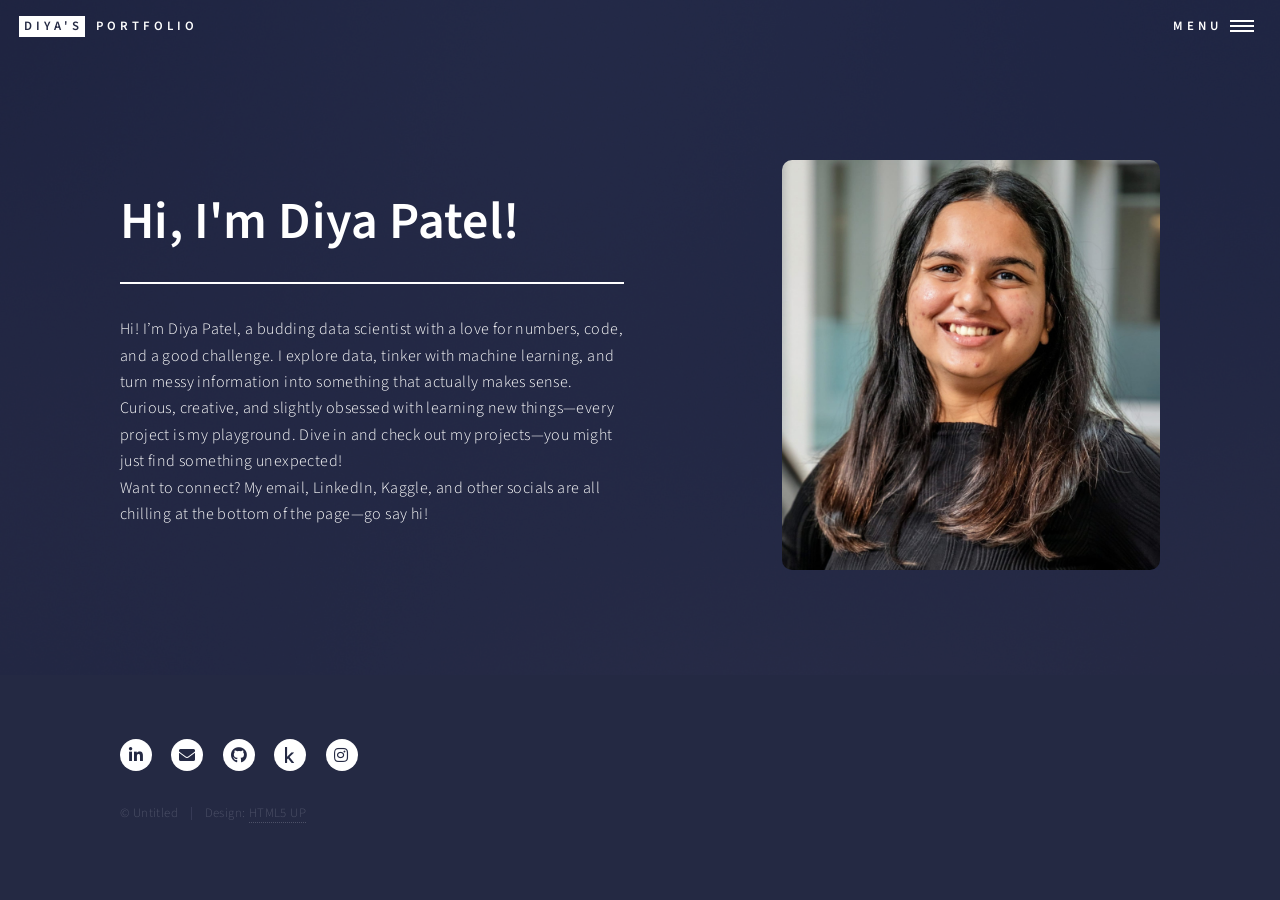
<file: index.html>
<!DOCTYPE HTML>
<!--
	Forty by HTML5 UP
	html5up.net | @ajlkn
	Free for personal and commercial use under the CCA 3.0 license (html5up.net/license)
	Introduction page for my portfolio website
-->
<html>
	<head>
		<title>Diya's Portfolio</title>
		<meta charset="utf-8" />
		<meta name="viewport" content="width=device-width, initial-scale=1, user-scalable=no" />
		<link rel="stylesheet" href="assets/css/main.css" />
		<noscript><link rel="stylesheet" href="assets/css/noscript.css" /></noscript>
	</head>
	<body class="is-preload">

		<!-- Wrapper -->
			<div id="wrapper">

				<!-- Header -->
					<header id="header" class="alt">
						<a href="index.html" class="logo"><strong>Diya's</strong> <span>Portfolio</span></a>
						<nav>
							<a href="#menu">Menu</a>
						</nav>
					</header>

				<!-- Menu -->
					<nav id="menu">
						<ul class="links">
							<li><a href="index.html">About me</a></li>
							<li><a href="landing.html">Portfolio Projects</a></li>
							<li><a href="generic.html">Fun Projects</a></li>
							<!-- <li><a href="elements.html">Elements</a></li> -->
						</ul>
					</nav>


				<!-- Banner -->
					<!-- <section id="banner" class="major">
						<div class="inner">
							<header class="major">
								<h1>Hi, I'm Diya Patel!</h1>
							</header> -->
							<!-- <div class="content">
								<p>I'm an aspiring data scientit and a machine learning enthusiast. Solving problems using data and tech is what drives me.</p> -->
								<!-- <ul class="actions">
									<li><a href="#one" class="button next scrolly">Get Started</a></li>
								</ul> -->
								<!-- <span class="image profile">
							    <img src="images/profile_pic.jpg" alt="Diya Patel" />
							    </span>
							</div> -->
							<!-- <div class="content banner-split"> -->
						  <!-- LEFT: Text -->
						  <!-- <div class="banner-text">
						    <p>
						      I'm an aspiring data scientist and a machine learning enthusiast.
						      Solving problems using data and tech is what drives me.
						    </p>
						  </div> -->

						  <!-- RIGHT: Image -->
						  <!-- <div class="banner-photo">
						    <span class="image profile">
						      <img src="images/profile_pic.jpg" alt="Diya Patel" />
						    </span>
						  </div>
						</div>
 -->
 					<!-- Banner modified to add profile photo -->
 					<section id="banner" class="major">
				    <div class="inner" style="display: flex; align-items: center; justify-content: space-between; gap: 2rem;">
				        <!-- Left side: text -->
				        <div class="banner-text" style="flex: 1;">
				            <header class="major">
				                <h1>Hi, I'm Diya Patel!</h1>
				            </header>
				            <p>Hi! I’m Diya Patel, a budding data scientist with a love for numbers, code, and a good challenge.
							I explore data, tinker with machine learning, and turn messy information into something that actually makes sense.
							Curious, creative, and slightly obsessed with learning new things—every project is my playground.
							Dive in and check out my projects—you might just find something unexpected!<br>
							Want to connect? My email, LinkedIn, Kaggle, and other socials are all chilling at the bottom of the page—go say hi!</p>
				        </div>

				        <!-- Right side: photo -->
				        <div class="banner-image" style="flex: 1; text-align: right;">
				            <img src="images/profile_pic.jpg" alt="Diya Patel" style="max-width: 75%; height: auto; border-radius: 10px;">
				        </div>
  						
						</div>
					</section>
 
			<!-- Main -->
					<!-- <div id="main"> -->

						<!-- One -->
							<!-- <section id="one" class="tiles">
								<article>
									<span class="image">
										<img src="images/pic01.jpg" alt="" />
									</span>
									<header class="major">
										<h3><a href="landing.html" class="link">Aliquam</a></h3>
										<p>Ipsum dolor sit amet</p>
									</header>
								</article>
								<article>
									<span class="image">
										<img src="images/pic02.jpg" alt="" />
									</span>
									<header class="major">
										<h3><a href="landing.html" class="link">Tempus</a></h3>
										<p>feugiat amet tempus</p>
									</header>
								</article>
								<article>
									<span class="image">
										<img src="images/pic03.jpg" alt="" />
									</span>
									<header class="major">
										<h3><a href="landing.html" class="link">Magna</a></h3>
										<p>Lorem etiam nullam</p>
									</header>
								</article>
								<article>
									<span class="image">
										<img src="images/pic04.jpg" alt="" />
									</span>
									<header class="major">
										<h3><a href="landing.html" class="link">Ipsum</a></h3>
										<p>Nisl sed aliquam</p>
									</header>
								</article>
								<article>
									<span class="image">
										<img src="images/pic05.jpg" alt="" />
									</span>
									<header class="major">
										<h3><a href="landing.html" class="link">Consequat</a></h3>
										<p>Ipsum dolor sit amet</p>
									</header>
								</article>
								<article>
									<span class="image">
										<img src="images/pic06.jpg" alt="" />
									</span>
									<header class="major">
										<h3><a href="landing.html" class="link">Etiam</a></h3>
										<p>Feugiat amet tempus</p>
									</header>
								</article>
							</section> -->

						<!-- Two -->
							<!-- section id="two">
								<div class="inner">
									<header class="major">
										<h2>Massa libero</h2>
									</header>
									<p>Nullam et orci eu lorem consequat tincidunt vivamus et sagittis libero. Mauris aliquet magna magna sed nunc rhoncus pharetra. Pellentesque condimentum sem. In efficitur ligula tate urna. Maecenas laoreet massa vel lacinia pellentesque lorem ipsum dolor. Nullam et orci eu lorem consequat tincidunt. Vivamus et sagittis libero. Mauris aliquet magna magna sed nunc rhoncus amet pharetra et feugiat tempus.</p>
									<ul class="actions">
										<li><a href="landing.html" class="button next">Get Started</a></li>
									</ul>
								</div>
							</section>

					</div>
 -->
				<!-- Contact -->
					<!-- <section id="contact">
						<div class="inner">
							<section>
								<form method="post" action="#">
									<div class="fields">
										<div class="field half">
											<label for="name">Name</label>
											<input type="text" name="name" id="name" />
										</div>
										<div class="field half">
											<label for="email">Email</label>
											<input type="text" name="email" id="email" />
										</div>
										<div class="field">
											<label for="message">Message</label>
											<textarea name="message" id="message" rows="6"></textarea>
										</div>
									</div>
									<ul class="actions">
										<li><input type="submit" value="Send Message" class="primary" /></li>
										<li><input type="reset" value="Clear" /></li>
									</ul>
								</form>
							</section>
							<section class="split">
								<section>
									<div class="contact-method">
										<span class="icon solid alt fa-envelope"></span>
										<h3>Email</h3>
										<a href="#">information@untitled.tld</a>
									</div>
								</section>
								<section>
									<div class="contact-method">
										<span class="icon solid alt fa-phone"></span>
										<h3>Phone</h3>
										<span>(000) 000-0000 x12387</span>
									</div>
								</section>
								<section>
									<div class="contact-method">
										<span class="icon solid alt fa-home"></span>
										<h3>Address</h3>
										<span>1234 Somewhere Road #5432<br />
										Nashville, TN 00000<br />
										United States of America</span>
									</div>
								</section>
							</section>
						</div>
					</section> --> 
				<!-- Footer -->
					<footer id="footer">
						<!-- <h2>Contact Me</h2> -->
						<div class="inner">
							<ul class="icons">
								<!-- <li><a href="#" class="icon brands alt fa-twitter"><span class="label">Gmail</span></a></li> -->
								<li><a href="https://www.linkedin.com/in/diya-patel-6939872b3" class="icon brands alt fa-linkedin-in"><span class="label">LinkedIn</span></a></li>
								<li><a href="mailto:pateldiya703@gmail.com" class="icon solid alt fa-envelope"><span class="label">Email</span></a></li>
								<li><a href="https://github.com/diapatel" class="icon brands alt fa-github"><span class="label">GitHub</span></a></li>
								<!-- <li><a href="#" class="icon brands alt fa-facebook-f"><span class="label">Facebook</span></a></li> -->
								<li><a href="https://www.kaggle.com/diyapatel02" class="icon brands alt fa-kaggle"><span class="label">Kaggle</span></a></li>
								<li><a href="https://instagram.com/diyyaapatelll" class="icon brands alt fa-instagram"><span class="label">Instagram</span></a></li>
								

								
								
							</ul>
							<ul class="copyright">
								<li>&copy; Untitled</li><li>Design: <a href="https://html5up.net">HTML5 UP</a></li>
							</ul>
						</div>
					</footer>

			</div>

		<!-- Scripts -->
			<script src="assets/js/jquery.min.js"></script>
			<script src="assets/js/jquery.scrolly.min.js"></script>
			<script src="assets/js/jquery.scrollex.min.js"></script>
			<script src="assets/js/browser.min.js"></script>
			<script src="assets/js/breakpoints.min.js"></script>
			<script src="assets/js/util.js"></script>
			<script src="assets/js/main.js"></script>

	</body>
</html>
</file>
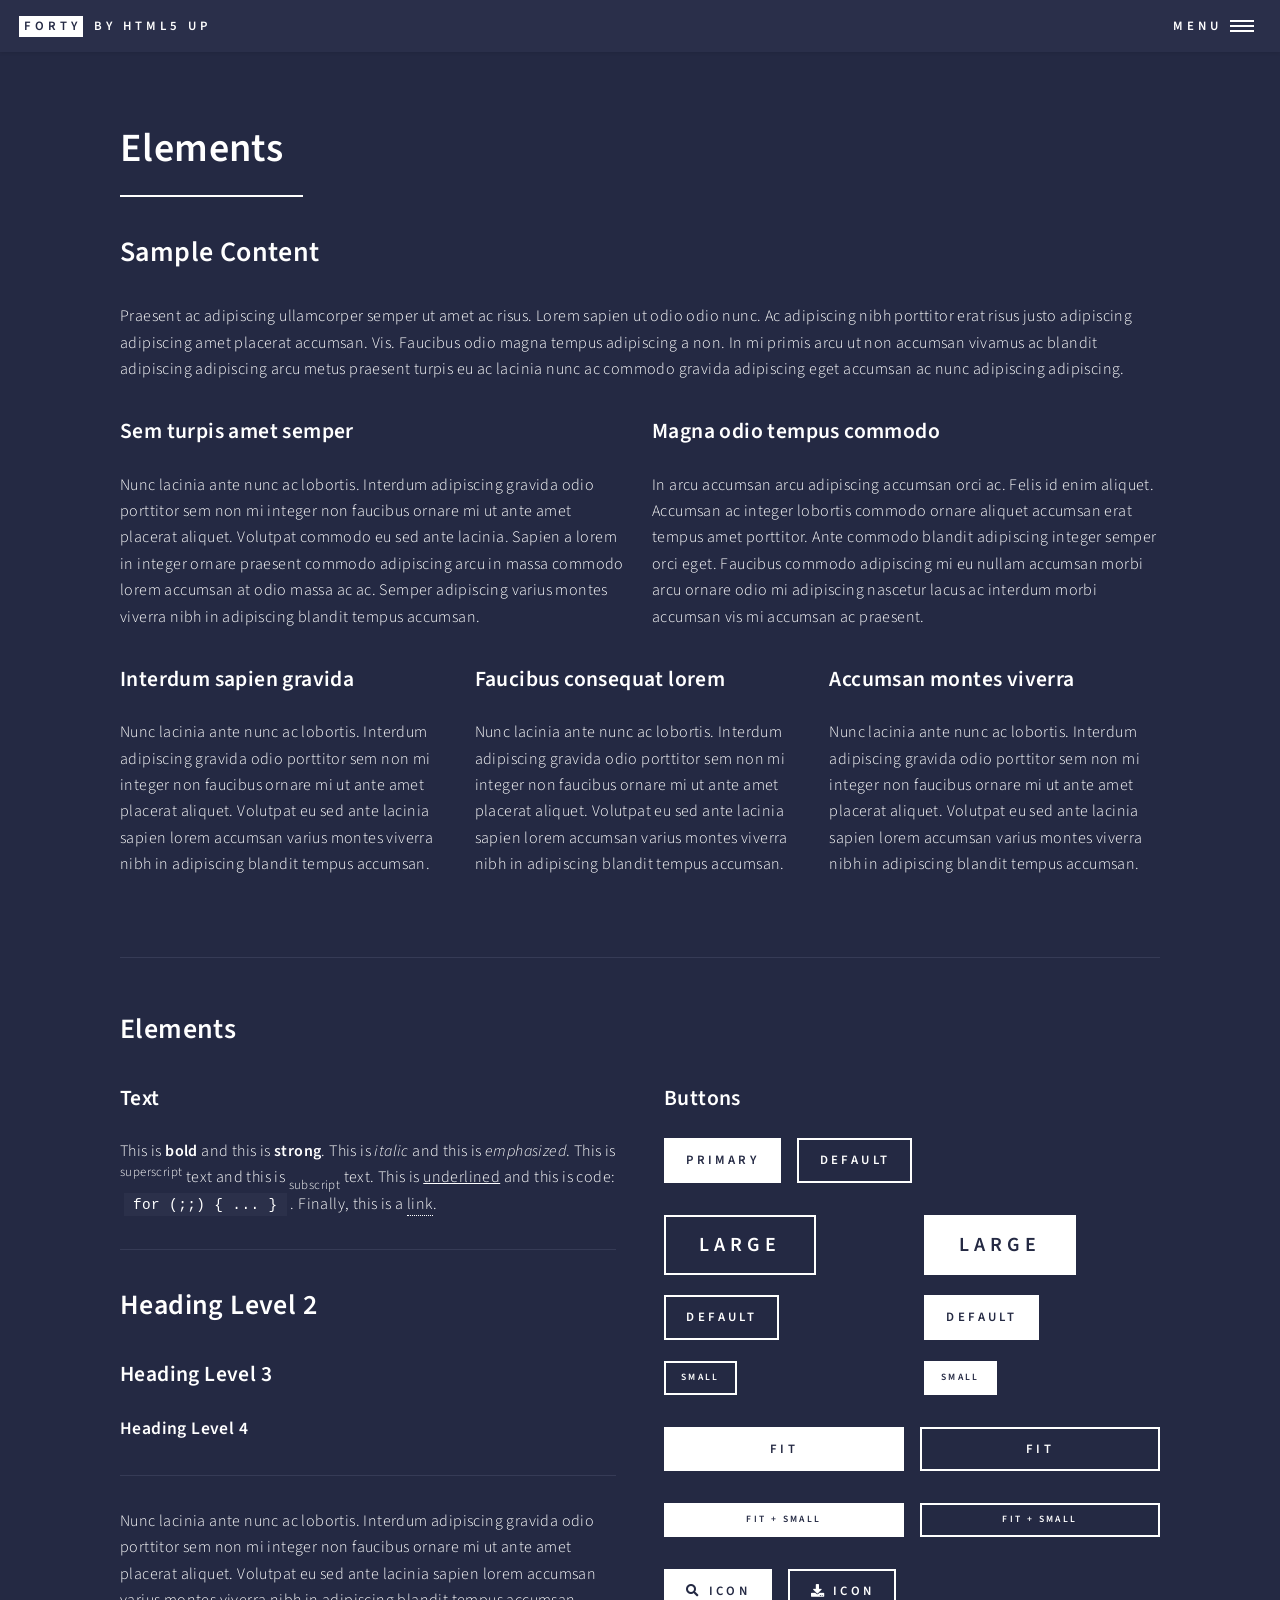
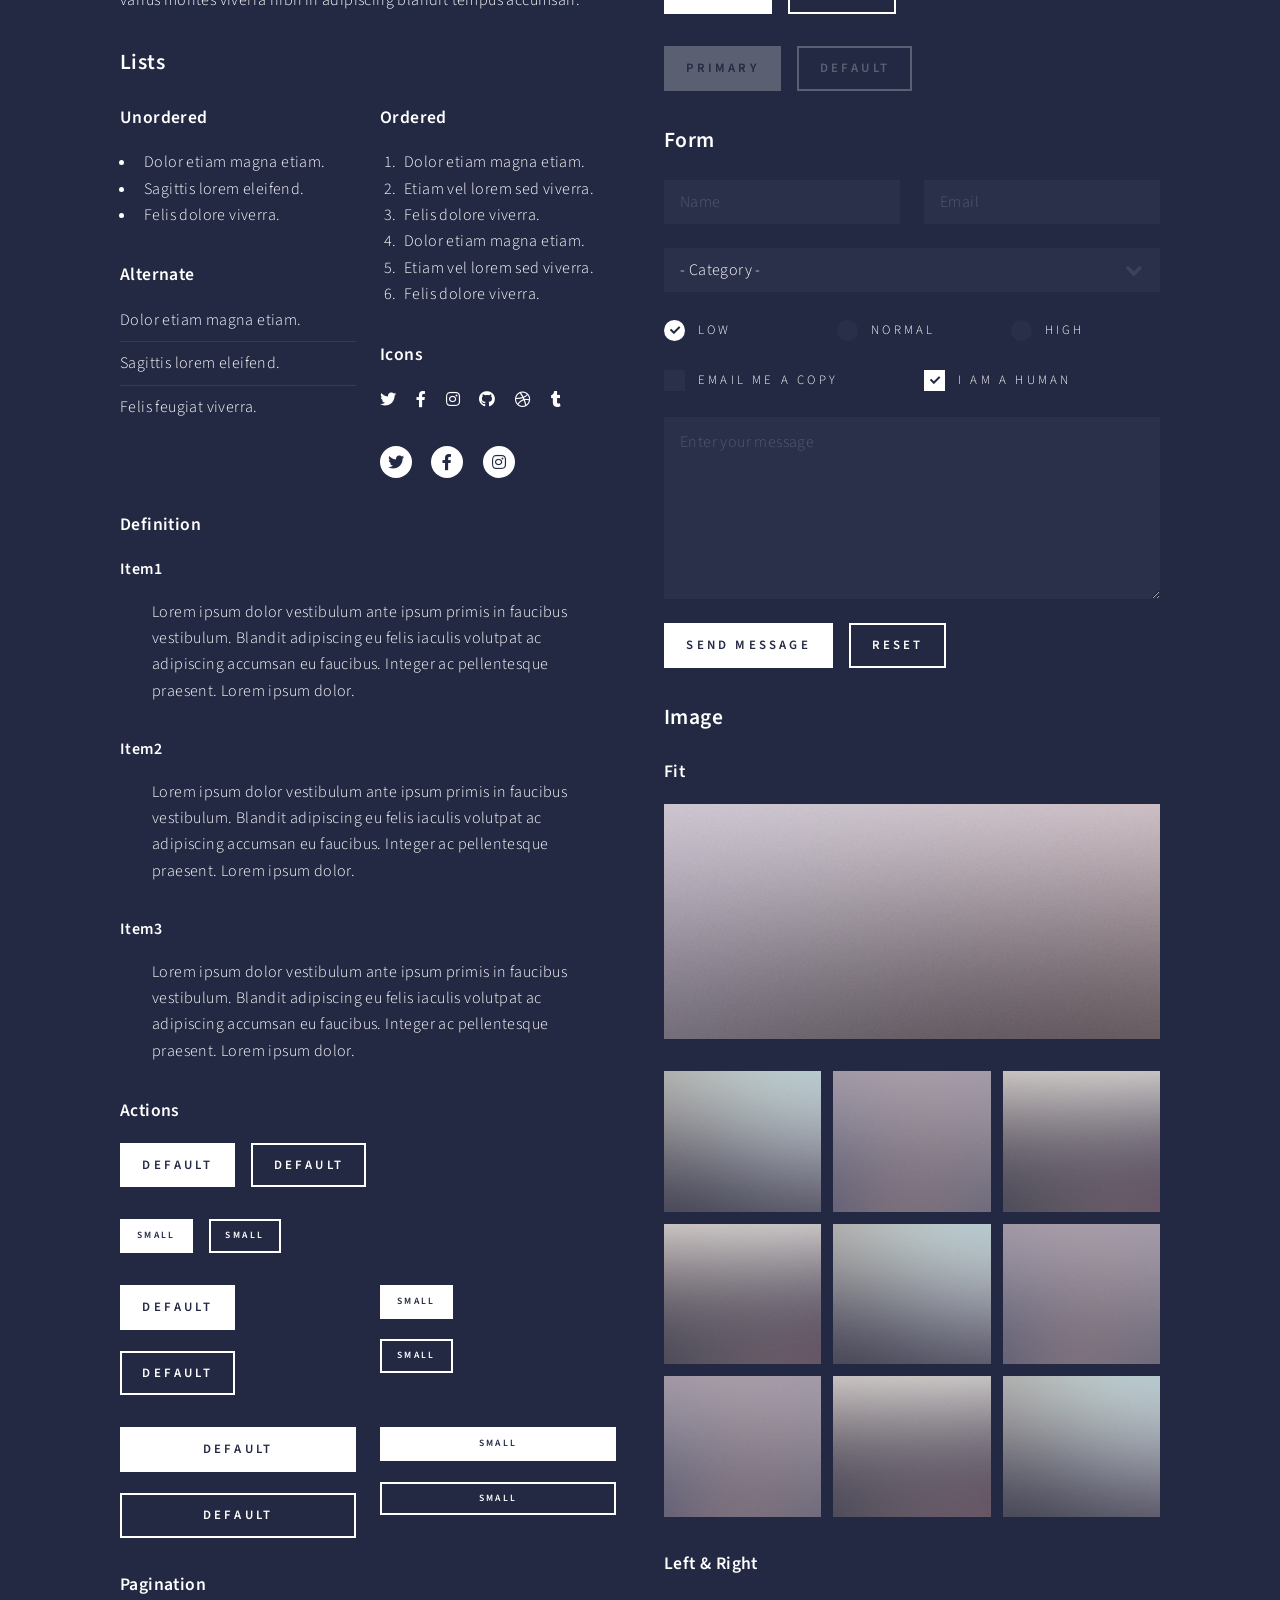
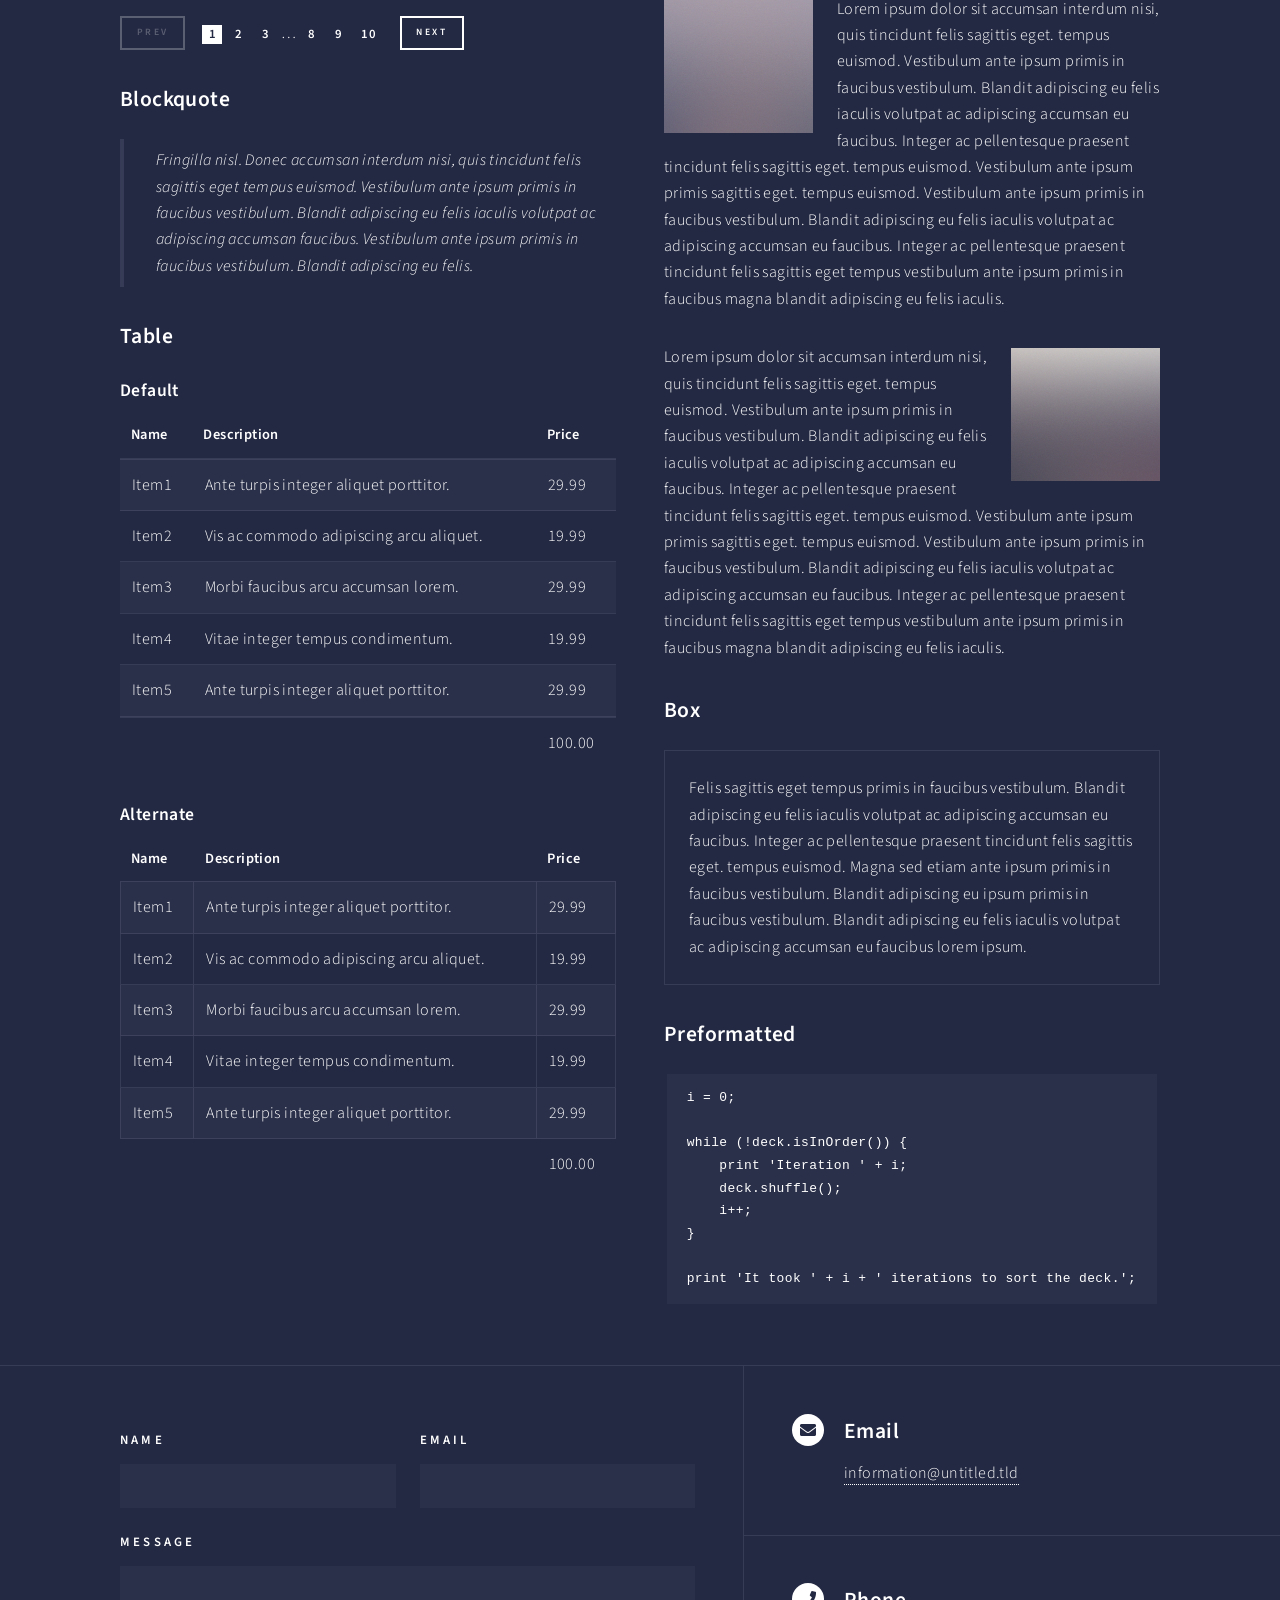
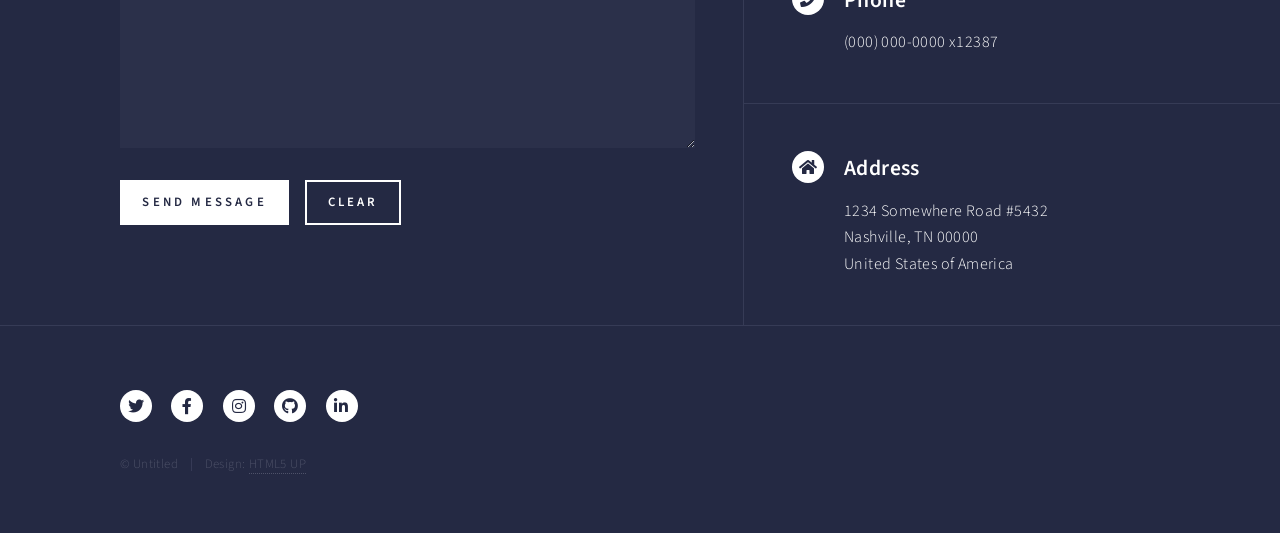
<file: elements.html>
<!DOCTYPE HTML>
<!--
	Forty by HTML5 UP
	html5up.net | @ajlkn
	Free for personal and commercial use under the CCA 3.0 license (html5up.net/license)
-->
<html>
	<head>
		<title>Elements - Forty by HTML5 UP</title>
		<meta charset="utf-8" />
		<meta name="viewport" content="width=device-width, initial-scale=1, user-scalable=no" />
		<link rel="stylesheet" href="assets/css/main.css" />
		<noscript><link rel="stylesheet" href="assets/css/noscript.css" /></noscript>
	</head>
	<body class="is-preload">

		<!-- Wrapper -->
			<div id="wrapper">

				<!-- Header -->
					<header id="header">
						<a href="index.html" class="logo"><strong>Forty</strong> <span>by HTML5 UP</span></a>
						<nav>
							<a href="#menu">Menu</a>
						</nav>
					</header>

				<!-- Menu -->
					<nav id="menu">
						<ul class="links">
							<li><a href="index.html">Home</a></li>
							<li><a href="landing.html">Landing</a></li>
							<li><a href="generic.html">Generic</a></li>
							<li><a href="elements.html">Elements</a></li>
						</ul>
						<ul class="actions stacked">
							<li><a href="#" class="button primary fit">Get Started</a></li>
							<li><a href="#" class="button fit">Log In</a></li>
						</ul>
					</nav>

				<!-- Main -->
					<div id="main" class="alt">

						<!-- One -->
							<section id="one">
								<div class="inner">
									<header class="major">
										<h1>Elements</h1>
									</header>

									<!-- Content -->
										<h2 id="content">Sample Content</h2>
										<p>Praesent ac adipiscing ullamcorper semper ut amet ac risus. Lorem sapien ut odio odio nunc. Ac adipiscing nibh porttitor erat risus justo adipiscing adipiscing amet placerat accumsan. Vis. Faucibus odio magna tempus adipiscing a non. In mi primis arcu ut non accumsan vivamus ac blandit adipiscing adipiscing arcu metus praesent turpis eu ac lacinia nunc ac commodo gravida adipiscing eget accumsan ac nunc adipiscing adipiscing.</p>
										<div class="row">
											<div class="col-6 col-12-small">
												<h3>Sem turpis amet semper</h3>
												<p>Nunc lacinia ante nunc ac lobortis. Interdum adipiscing gravida odio porttitor sem non mi integer non faucibus ornare mi ut ante amet placerat aliquet. Volutpat commodo eu sed ante lacinia. Sapien a lorem in integer ornare praesent commodo adipiscing arcu in massa commodo lorem accumsan at odio massa ac ac. Semper adipiscing varius montes viverra nibh in adipiscing blandit tempus accumsan.</p>
											</div>
											<div class="col-6 col-12-small">
												<h3>Magna odio tempus commodo</h3>
												<p>In arcu accumsan arcu adipiscing accumsan orci ac. Felis id enim aliquet. Accumsan ac integer lobortis commodo ornare aliquet accumsan erat tempus amet porttitor. Ante commodo blandit adipiscing integer semper orci eget. Faucibus commodo adipiscing mi eu nullam accumsan morbi arcu ornare odio mi adipiscing nascetur lacus ac interdum morbi accumsan vis mi accumsan ac praesent.</p>
											</div>
											<!-- Break -->
											<div class="col-4 col-12-medium">
												<h3>Interdum sapien gravida</h3>
												<p>Nunc lacinia ante nunc ac lobortis. Interdum adipiscing gravida odio porttitor sem non mi integer non faucibus ornare mi ut ante amet placerat aliquet. Volutpat eu sed ante lacinia sapien lorem accumsan varius montes viverra nibh in adipiscing blandit tempus accumsan.</p>
											</div>
											<div class="col-4 col-12-medium">
												<h3>Faucibus consequat lorem</h3>
												<p>Nunc lacinia ante nunc ac lobortis. Interdum adipiscing gravida odio porttitor sem non mi integer non faucibus ornare mi ut ante amet placerat aliquet. Volutpat eu sed ante lacinia sapien lorem accumsan varius montes viverra nibh in adipiscing blandit tempus accumsan.</p>
											</div>
											<div class="col-4 col-12-medium">
												<h3>Accumsan montes viverra</h3>
												<p>Nunc lacinia ante nunc ac lobortis. Interdum adipiscing gravida odio porttitor sem non mi integer non faucibus ornare mi ut ante amet placerat aliquet. Volutpat eu sed ante lacinia sapien lorem accumsan varius montes viverra nibh in adipiscing blandit tempus accumsan.</p>
											</div>
										</div>

									<hr class="major" />

									<!-- Elements -->
										<h2 id="elements">Elements</h2>
										<div class="row gtr-200">
											<div class="col-6 col-12-medium">

												<!-- Text stuff -->
													<h3>Text</h3>
													<p>This is <b>bold</b> and this is <strong>strong</strong>. This is <i>italic</i> and this is <em>emphasized</em>.
													This is <sup>superscript</sup> text and this is <sub>subscript</sub> text.
													This is <u>underlined</u> and this is code: <code>for (;;) { ... }</code>.
													Finally, this is a <a href="#">link</a>.</p>
													<hr />
													<h2>Heading Level 2</h2>
													<h3>Heading Level 3</h3>
													<h4>Heading Level 4</h4>
													<hr />
													<p>Nunc lacinia ante nunc ac lobortis. Interdum adipiscing gravida odio porttitor sem non mi integer non faucibus ornare mi ut ante amet placerat aliquet. Volutpat eu sed ante lacinia sapien lorem accumsan varius montes viverra nibh in adipiscing blandit tempus accumsan.</p>

												<!-- Lists -->
													<h3>Lists</h3>
													<div class="row">
														<div class="col-6 col-12-small">

															<h4>Unordered</h4>
															<ul>
																<li>Dolor etiam magna etiam.</li>
																<li>Sagittis lorem eleifend.</li>
																<li>Felis dolore viverra.</li>
															</ul>

															<h4>Alternate</h4>
															<ul class="alt">
																<li>Dolor etiam magna etiam.</li>
																<li>Sagittis lorem eleifend.</li>
																<li>Felis feugiat viverra.</li>
															</ul>

														</div>
														<div class="col-6 col-12-small">

															<h4>Ordered</h4>
															<ol>
																<li>Dolor etiam magna etiam.</li>
																<li>Etiam vel lorem sed viverra.</li>
																<li>Felis dolore viverra.</li>
																<li>Dolor etiam magna etiam.</li>
																<li>Etiam vel lorem sed viverra.</li>
																<li>Felis dolore viverra.</li>
															</ol>

															<h4>Icons</h4>
															<ul class="icons">
																<li><a href="#" class="icon brands fa-twitter"><span class="label">Twitter</span></a></li>
																<li><a href="#" class="icon brands fa-facebook-f"><span class="label">Facebook</span></a></li>
																<li><a href="#" class="icon brands fa-instagram"><span class="label">Instagram</span></a></li>
																<li><a href="#" class="icon brands fa-github"><span class="label">Github</span></a></li>
																<li><a href="#" class="icon brands fa-dribbble"><span class="label">Dribbble</span></a></li>
																<li><a href="#" class="icon brands fa-tumblr"><span class="label">Tumblr</span></a></li>
															</ul>
															<ul class="icons">
																<li><a href="#" class="icon brands alt fa-twitter"><span class="label">Twitter</span></a></li>
																<li><a href="#" class="icon brands alt fa-facebook-f"><span class="label">Facebook</span></a></li>
																<li><a href="#" class="icon brands alt fa-instagram"><span class="label">Instagram</span></a></li>
															</ul>

														</div>
													</div>
													<h4>Definition</h4>
													<dl>
														<dt>Item1</dt>
														<dd>
															<p>Lorem ipsum dolor vestibulum ante ipsum primis in faucibus vestibulum. Blandit adipiscing eu felis iaculis volutpat ac adipiscing accumsan eu faucibus. Integer ac pellentesque praesent. Lorem ipsum dolor.</p>
														</dd>
														<dt>Item2</dt>
														<dd>
															<p>Lorem ipsum dolor vestibulum ante ipsum primis in faucibus vestibulum. Blandit adipiscing eu felis iaculis volutpat ac adipiscing accumsan eu faucibus. Integer ac pellentesque praesent. Lorem ipsum dolor.</p>
														</dd>
														<dt>Item3</dt>
														<dd>
															<p>Lorem ipsum dolor vestibulum ante ipsum primis in faucibus vestibulum. Blandit adipiscing eu felis iaculis volutpat ac adipiscing accumsan eu faucibus. Integer ac pellentesque praesent. Lorem ipsum dolor.</p>
														</dd>
													</dl>

													<h4>Actions</h4>
													<ul class="actions">
														<li><a href="#" class="button primary">Default</a></li>
														<li><a href="#" class="button">Default</a></li>
													</ul>
													<ul class="actions small">
														<li><a href="#" class="button primary small">Small</a></li>
														<li><a href="#" class="button small">Small</a></li>
													</ul>
													<div class="row">
														<div class="col-6 col-12-small">
															<ul class="actions stacked">
																<li><a href="#" class="button primary">Default</a></li>
																<li><a href="#" class="button">Default</a></li>
															</ul>
														</div>
														<div class="col-6 col-12-small">
															<ul class="actions stacked">
																<li><a href="#" class="button primary small">Small</a></li>
																<li><a href="#" class="button small">Small</a></li>
															</ul>
														</div>
														<div class="col-6 col-12-small">
															<ul class="actions stacked">
																<li><a href="#" class="button primary fit">Default</a></li>
																<li><a href="#" class="button fit">Default</a></li>
															</ul>
														</div>
														<div class="col-6 col-12-small">
															<ul class="actions stacked">
																<li><a href="#" class="button primary small fit">Small</a></li>
																<li><a href="#" class="button small fit">Small</a></li>
															</ul>
														</div>
													</div>

													<h4>Pagination</h4>
													<ul class="pagination">
														<li><span class="button small disabled">Prev</span></li>
														<li><a href="#" class="page active">1</a></li>
														<li><a href="#" class="page">2</a></li>
														<li><a href="#" class="page">3</a></li>
														<li><span>&hellip;</span></li>
														<li><a href="#" class="page">8</a></li>
														<li><a href="#" class="page">9</a></li>
														<li><a href="#" class="page">10</a></li>
														<li><a href="#" class="button small">Next</a></li>
													</ul>

												<!-- Blockquote -->
													<h3>Blockquote</h3>
													<blockquote>Fringilla nisl. Donec accumsan interdum nisi, quis tincidunt felis sagittis eget tempus euismod. Vestibulum ante ipsum primis in faucibus vestibulum. Blandit adipiscing eu felis iaculis volutpat ac adipiscing accumsan faucibus. Vestibulum ante ipsum primis in faucibus vestibulum. Blandit adipiscing eu felis.</blockquote>

												<!-- Table -->
													<h3>Table</h3>

													<h4>Default</h4>
													<div class="table-wrapper">
														<table>
															<thead>
																<tr>
																	<th>Name</th>
																	<th>Description</th>
																	<th>Price</th>
																</tr>
															</thead>
															<tbody>
																<tr>
																	<td>Item1</td>
																	<td>Ante turpis integer aliquet porttitor.</td>
																	<td>29.99</td>
																</tr>
																<tr>
																	<td>Item2</td>
																	<td>Vis ac commodo adipiscing arcu aliquet.</td>
																	<td>19.99</td>
																</tr>
																<tr>
																	<td>Item3</td>
																	<td> Morbi faucibus arcu accumsan lorem.</td>
																	<td>29.99</td>
																</tr>
																<tr>
																	<td>Item4</td>
																	<td>Vitae integer tempus condimentum.</td>
																	<td>19.99</td>
																</tr>
																<tr>
																	<td>Item5</td>
																	<td>Ante turpis integer aliquet porttitor.</td>
																	<td>29.99</td>
																</tr>
															</tbody>
															<tfoot>
																<tr>
																	<td colspan="2"></td>
																	<td>100.00</td>
																</tr>
															</tfoot>
														</table>
													</div>

													<h4>Alternate</h4>
													<div class="table-wrapper">
														<table class="alt">
															<thead>
																<tr>
																	<th>Name</th>
																	<th>Description</th>
																	<th>Price</th>
																</tr>
															</thead>
															<tbody>
																<tr>
																	<td>Item1</td>
																	<td>Ante turpis integer aliquet porttitor.</td>
																	<td>29.99</td>
																</tr>
																<tr>
																	<td>Item2</td>
																	<td>Vis ac commodo adipiscing arcu aliquet.</td>
																	<td>19.99</td>
																</tr>
																<tr>
																	<td>Item3</td>
																	<td> Morbi faucibus arcu accumsan lorem.</td>
																	<td>29.99</td>
																</tr>
																<tr>
																	<td>Item4</td>
																	<td>Vitae integer tempus condimentum.</td>
																	<td>19.99</td>
																</tr>
																<tr>
																	<td>Item5</td>
																	<td>Ante turpis integer aliquet porttitor.</td>
																	<td>29.99</td>
																</tr>
															</tbody>
															<tfoot>
																<tr>
																	<td colspan="2"></td>
																	<td>100.00</td>
																</tr>
															</tfoot>
														</table>
													</div>

											</div>
											<div class="col-6 col-12-medium">

												<!-- Buttons -->
													<h3>Buttons</h3>
													<ul class="actions">
														<li><a href="#" class="button primary">Primary</a></li>
														<li><a href="#" class="button">Default</a></li>
													</ul>
													<div class="row">
														<div class="col-6 col-12-xsmall">
															<ul class="actions stacked">
																<li><a href="#" class="button large">Large</a></li>
																<li><a href="#" class="button">Default</a></li>
																<li><a href="#" class="button small">Small</a></li>
															</ul>
														</div>
														<div class="col-6 col-12-xsmall">
															<ul class="actions stacked">
																<li><a href="#" class="button primary large">Large</a></li>
																<li><a href="#" class="button primary">Default</a></li>
																<li><a href="#" class="button primary small">Small</a></li>
															</ul>
														</div>
													</div>
													<ul class="actions fit">
														<li><a href="#" class="button primary fit">Fit</a></li>
														<li><a href="#" class="button fit">Fit</a></li>
													</ul>
													<ul class="actions fit small">
														<li><a href="#" class="button primary fit small">Fit + Small</a></li>
														<li><a href="#" class="button fit small">Fit + Small</a></li>
													</ul>
													<ul class="actions">
														<li><a href="#" class="button primary icon solid fa-search">Icon</a></li>
														<li><a href="#" class="button icon solid fa-download">Icon</a></li>
													</ul>
													<ul class="actions">
														<li><span class="button primary disabled">Primary</span></li>
														<li><span class="button disabled">Default</span></li>
													</ul>

												<!-- Form -->
													<h3>Form</h3>

													<form method="post" action="#">
														<div class="row gtr-uniform">
															<div class="col-6 col-12-xsmall">
																<input type="text" name="demo-name" id="demo-name" value="" placeholder="Name" />
															</div>
															<div class="col-6 col-12-xsmall">
																<input type="email" name="demo-email" id="demo-email" value="" placeholder="Email" />
															</div>
															<!-- Break -->
															<div class="col-12">
																<select name="demo-category" id="demo-category">
																	<option value="">- Category -</option>
																	<option value="1">Manufacturing</option>
																	<option value="1">Shipping</option>
																	<option value="1">Administration</option>
																	<option value="1">Human Resources</option>
																</select>
															</div>
															<!-- Break -->
															<div class="col-4 col-12-small">
																<input type="radio" id="demo-priority-low" name="demo-priority" checked>
																<label for="demo-priority-low">Low</label>
															</div>
															<div class="col-4 col-12-small">
																<input type="radio" id="demo-priority-normal" name="demo-priority">
																<label for="demo-priority-normal">Normal</label>
															</div>
															<div class="col-4 col-12-small">
																<input type="radio" id="demo-priority-high" name="demo-priority">
																<label for="demo-priority-high">High</label>
															</div>
															<!-- Break -->
															<div class="col-6 col-12-small">
																<input type="checkbox" id="demo-copy" name="demo-copy">
																<label for="demo-copy">Email me a copy</label>
															</div>
															<div class="col-6 col-12-small">
																<input type="checkbox" id="demo-human" name="demo-human" checked>
																<label for="demo-human">I am a human</label>
															</div>
															<!-- Break -->
															<div class="col-12">
																<textarea name="demo-message" id="demo-message" placeholder="Enter your message" rows="6"></textarea>
															</div>
															<!-- Break -->
															<div class="col-12">
																<ul class="actions">
																	<li><input type="submit" value="Send Message" class="primary" /></li>
																	<li><input type="reset" value="Reset" /></li>
																</ul>
															</div>
														</div>
													</form>

												<!-- Image -->
													<h3>Image</h3>

													<h4>Fit</h4>
													<span class="image fit"><img src="images/pic03.jpg" alt="" /></span>
													<div class="box alt">
														<div class="row gtr-50 gtr-uniform">
															<div class="col-4"><span class="image fit"><img src="images/pic08.jpg" alt="" /></span></div>
															<div class="col-4"><span class="image fit"><img src="images/pic09.jpg" alt="" /></span></div>
															<div class="col-4"><span class="image fit"><img src="images/pic10.jpg" alt="" /></span></div>
															<!-- Break -->
															<div class="col-4"><span class="image fit"><img src="images/pic10.jpg" alt="" /></span></div>
															<div class="col-4"><span class="image fit"><img src="images/pic08.jpg" alt="" /></span></div>
															<div class="col-4"><span class="image fit"><img src="images/pic09.jpg" alt="" /></span></div>
															<!-- Break -->
															<div class="col-4"><span class="image fit"><img src="images/pic09.jpg" alt="" /></span></div>
															<div class="col-4"><span class="image fit"><img src="images/pic10.jpg" alt="" /></span></div>
															<div class="col-4"><span class="image fit"><img src="images/pic08.jpg" alt="" /></span></div>
														</div>
													</div>

													<h4>Left &amp; Right</h4>
													<p><span class="image left"><img src="images/pic09.jpg" alt="" /></span>Lorem ipsum dolor sit accumsan interdum nisi, quis tincidunt felis sagittis eget. tempus euismod. Vestibulum ante ipsum primis in faucibus vestibulum. Blandit adipiscing eu felis iaculis volutpat ac adipiscing accumsan eu faucibus. Integer ac pellentesque praesent tincidunt felis sagittis eget. tempus euismod. Vestibulum ante ipsum primis sagittis eget. tempus euismod. Vestibulum ante ipsum primis in faucibus vestibulum. Blandit adipiscing eu felis iaculis volutpat ac adipiscing accumsan eu faucibus. Integer ac pellentesque praesent tincidunt felis sagittis eget tempus vestibulum ante ipsum primis in faucibus magna blandit adipiscing eu felis iaculis.</p>
													<p><span class="image right"><img src="images/pic10.jpg" alt="" /></span>Lorem ipsum dolor sit accumsan interdum nisi, quis tincidunt felis sagittis eget. tempus euismod. Vestibulum ante ipsum primis in faucibus vestibulum. Blandit adipiscing eu felis iaculis volutpat ac adipiscing accumsan eu faucibus. Integer ac pellentesque praesent tincidunt felis sagittis eget. tempus euismod. Vestibulum ante ipsum primis sagittis eget. tempus euismod. Vestibulum ante ipsum primis in faucibus vestibulum. Blandit adipiscing eu felis iaculis volutpat ac adipiscing accumsan eu faucibus. Integer ac pellentesque praesent tincidunt felis sagittis eget tempus vestibulum ante ipsum primis in faucibus magna blandit adipiscing eu felis iaculis.</p>

												<!-- Box -->
													<h3>Box</h3>
													<div class="box">
														<p>Felis sagittis eget tempus primis in faucibus vestibulum. Blandit adipiscing eu felis iaculis volutpat ac adipiscing accumsan eu faucibus. Integer ac pellentesque praesent tincidunt felis sagittis eget. tempus euismod. Magna sed etiam ante ipsum primis in faucibus vestibulum. Blandit adipiscing eu ipsum primis in faucibus vestibulum. Blandit adipiscing eu felis iaculis volutpat ac adipiscing accumsan eu faucibus lorem ipsum.</p>
													</div>

												<!-- Preformatted Code -->
													<h3>Preformatted</h3>
													<pre><code>i = 0;

while (!deck.isInOrder()) {
    print 'Iteration ' + i;
    deck.shuffle();
    i++;
}

print 'It took ' + i + ' iterations to sort the deck.';
</code></pre>

											</div>
										</div>

								</div>
							</section>

					</div>

				<!-- Contact -->
					<section id="contact">
						<div class="inner">
							<section>
								<form method="post" action="#">
									<div class="fields">
										<div class="field half">
											<label for="name">Name</label>
											<input type="text" name="name" id="name" />
										</div>
										<div class="field half">
											<label for="email">Email</label>
											<input type="text" name="email" id="email" />
										</div>
										<div class="field">
											<label for="message">Message</label>
											<textarea name="message" id="message" rows="6"></textarea>
										</div>
									</div>
									<ul class="actions">
										<li><input type="submit" value="Send Message" class="primary" /></li>
										<li><input type="reset" value="Clear" /></li>
									</ul>
								</form>
							</section>
							<section class="split">
								<section>
									<div class="contact-method">
										<span class="icon solid alt fa-envelope"></span>
										<h3>Email</h3>
										<a href="#">information@untitled.tld</a>
									</div>
								</section>
								<section>
									<div class="contact-method">
										<span class="icon solid alt fa-phone"></span>
										<h3>Phone</h3>
										<span>(000) 000-0000 x12387</span>
									</div>
								</section>
								<section>
									<div class="contact-method">
										<span class="icon solid alt fa-home"></span>
										<h3>Address</h3>
										<span>1234 Somewhere Road #5432<br />
										Nashville, TN 00000<br />
										United States of America</span>
									</div>
								</section>
							</section>
						</div>
					</section>

				<!-- Footer -->
					<footer id="footer">
						<div class="inner">
							<ul class="icons">
								<li><a href="#" class="icon brands alt fa-twitter"><span class="label">Twitter</span></a></li>
								<li><a href="#" class="icon brands alt fa-facebook-f"><span class="label">Facebook</span></a></li>
								<li><a href="#" class="icon brands alt fa-instagram"><span class="label">Instagram</span></a></li>
								<li><a href="#" class="icon brands alt fa-github"><span class="label">GitHub</span></a></li>
								<li><a href="#" class="icon brands alt fa-linkedin-in"><span class="label">LinkedIn</span></a></li>
							</ul>
							<ul class="copyright">
								<li>&copy; Untitled</li><li>Design: <a href="https://html5up.net">HTML5 UP</a></li>
							</ul>
						</div>
					</footer>

			</div>

		<!-- Scripts -->
			<script src="assets/js/jquery.min.js"></script>
			<script src="assets/js/jquery.scrolly.min.js"></script>
			<script src="assets/js/jquery.scrollex.min.js"></script>
			<script src="assets/js/browser.min.js"></script>
			<script src="assets/js/breakpoints.min.js"></script>
			<script src="assets/js/util.js"></script>
			<script src="assets/js/main.js"></script>

	</body>
</html>
</file>
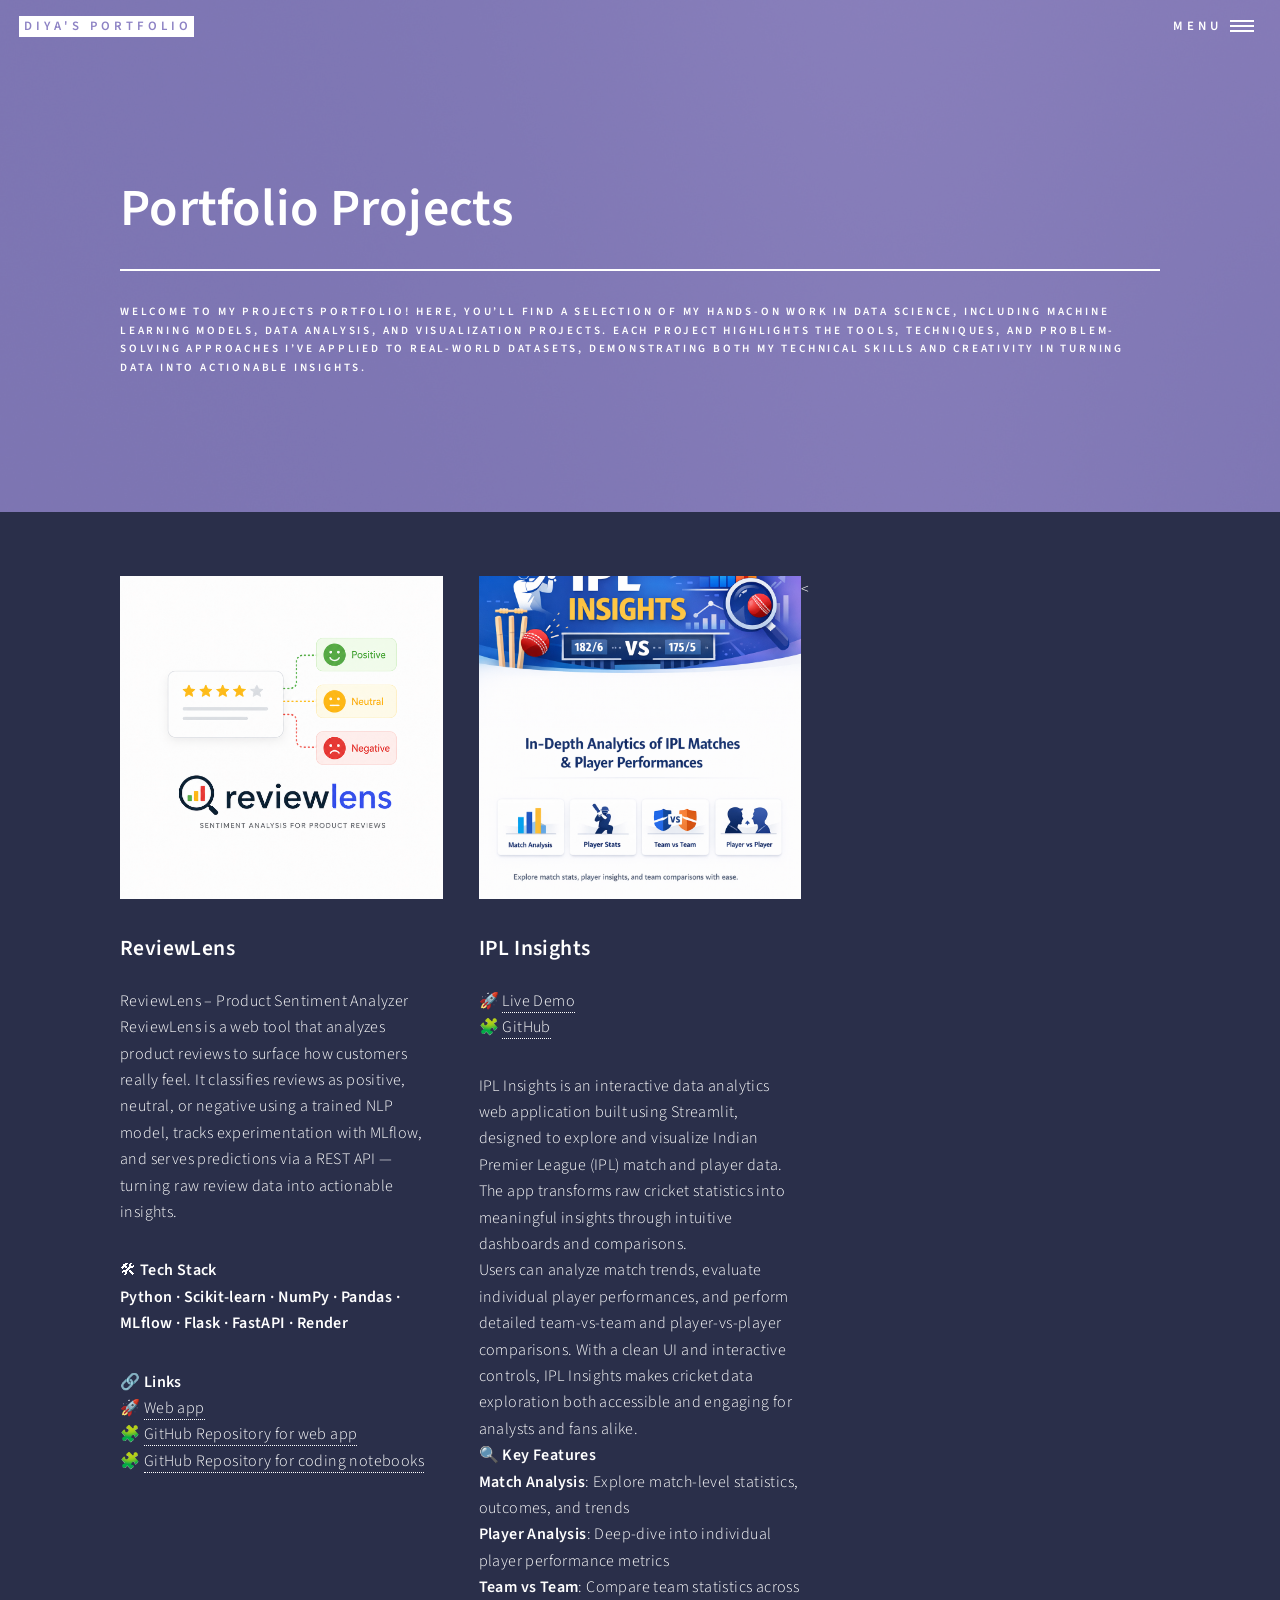
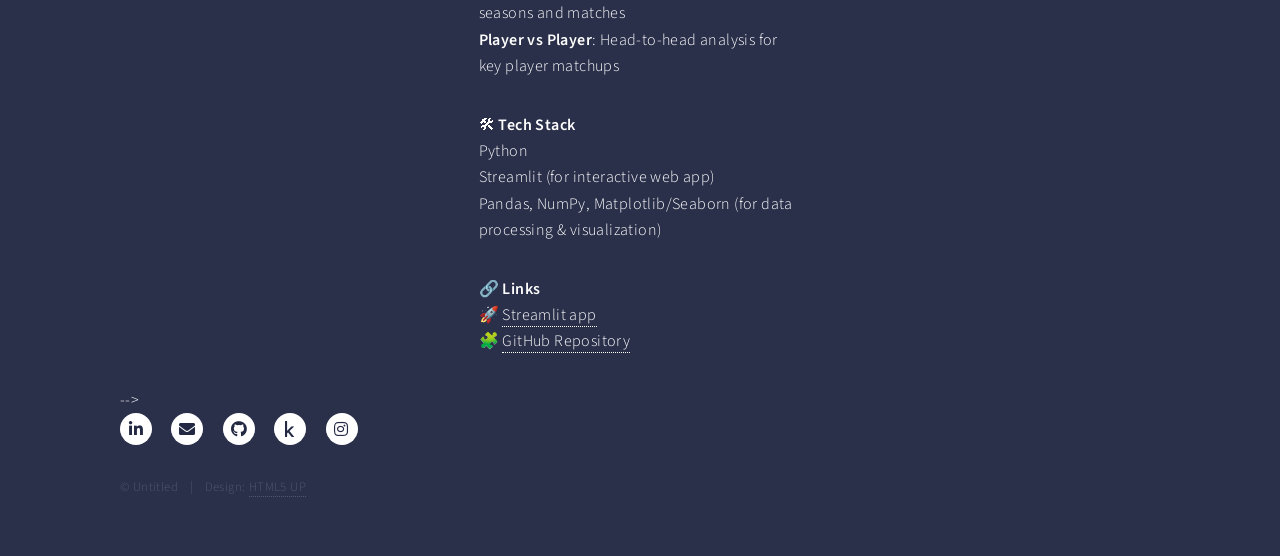
<file: landing.html>
<!DOCTYPE HTML>
<!--
	Forty by HTML5 UP
	html5up.net | @ajlkn
	Free for personal and commercial use under the CCA 3.0 license (html5up.net/license)
	landing.html - portfolio projects page for my portfolio website
-->
<html>
	<head>
		<title>Diya's Portfolio</title>
		<meta charset="utf-8" />
		<meta name="viewport" content="width=device-width, initial-scale=1, user-scalable=no" />
		<link rel="stylesheet" href="assets/css/main.css" />
		<noscript><link rel="stylesheet" href="assets/css/noscript.css" /></noscript>
	</head>
	<body class="is-preload">

		<!-- Wrapper -->
			<div id="wrapper">

				<!-- Header -->
				<!-- Note: The "styleN" class below should match that of the banner element. -->
					<header id="header" class="alt style2">
						<a href="index.html" class="logo"><strong>Diya's Portfolio</strong> <span></span></a>
						<nav>
							<a href="#menu">Menu</a>
						</nav>
					</header>

				<!-- Menu -->
					<nav id="menu">
						<ul class="links">
							<li><a href="index.html">About me</a></li>
							<li><a href="landing.html">Portfolio projects</a></li>
							<li><a href="generic.html">Fun projects</a></li>
							<!-- <li><a href="elements.html">Elements</a></li> -->
						</ul>
						<!-- <ul class="actions stacked">
							<li><a href="#" class="button primary fit">Get Started</a></li>
							<li><a href="#" class="button fit">Log In</a></li>
						</ul> -->
					</nav>

				<!-- Banner -->
				<!-- Note: The "styleN" class below should match that of the header element. -->
					<section id="banner" class="style2">
						<div class="inner">
							<span class="image">
								<img src="images/pic07.jpg" alt="" />
							</span>
							<header class="major">
								<h1>Portfolio Projects</h1>
							</header>
							<div class="content">
								<p>Welcome to my Projects portfolio! Here, you’ll find a selection of my hands-on work in data science, including machine learning models, data analysis, and visualization projects. Each project highlights the tools, techniques, and problem-solving approaches I’ve applied to real-world datasets, demonstrating both my technical skills and creativity in turning data into actionable insights.</p>
							</div>
						</div>
					</section>

				<!-- Main -->
					<div id="main">
						<section id="two" class="wrapper style2">
					  <div class="inner">
					    <div class="row gtr-150">

					      <!-- Project 1 -->
					      <div class="col-4 col-12-medium">
					        <span class="image fit">
					          <img src="images/reviewlens.png" alt=""
					               style="aspect-ratio: 1 / 1; object-fit: cover; width: 100%;">
					        </span>
					        <h3>ReviewLens</h3>
					        <p>
					          ReviewLens – Product Sentiment Analyzer
					ReviewLens is a web tool that analyzes product reviews to surface how customers really feel. It classifies reviews as positive, neutral, or negative using a trained NLP model, tracks experimentation with MLflow, and serves predictions via a REST API — turning raw review data into actionable insights.
					        </p>
					        <p>🛠 <B>Tech Stack</B><br>

									<b>Python · Scikit-learn · NumPy · Pandas · MLflow · Flask · FastAPI · Render</b><br></p>

								🔗 <B>Links </B><br>

									<p>
											🚀 <a href="https://vidvibes.onrender.com/" target="_blank">
											Web app</a><br>

  											🧩 <a href="https://review-lens.onrender.com/" target="_blank">
  											GitHub Repository for web app</a><Br>
  											🧩 <a href="https://github.com/diapatel/review-lens" target="_blank">
  											GitHub Repository for coding notebooks</a></p>
					      </div>

					      <!-- Project 2 -->
					      <div class="col-4 col-12-medium">
					        <span class="image fit">
					          <img src="images/ipl_insights_image.png" alt=""
					               style="aspect-ratio: 1 / 1; object-fit: cover; width: 100%;">
					        </span>
					        <h3>IPL Insights</h3>
					        <p>
					          🚀 <a href="https://color-palette-extractor-6ow7y25dtiesd77byyzam3.streamlit.app/" target="_blank">Live Demo</a><br>
					          🧩 <a href="https://github.com/your-username/your-repo" target="_blank">GitHub</a>
					        </p>
					        IPL Insights is an interactive data analytics web application built using Streamlit, designed to explore and visualize Indian Premier League (IPL) match and player data. The app transforms raw cricket statistics into meaningful insights through intuitive dashboards and comparisons.<Br>

										Users can analyze match trends, evaluate individual player performances, and perform detailed team-vs-team and player-vs-player comparisons. With a clean UI and interactive controls, IPL Insights makes cricket data exploration both accessible and engaging for analysts and fans alike.<Br>

										<p>🔍 <B>Key Features</B><Br>

										<b>Match Analysis</b>: Explore match-level statistics, outcomes, and trends<br>

										<b>Player Analysis</b>: Deep-dive into individual player performance metrics<br>

										<b>Team vs Team</b>: Compare team statistics across seasons and matches<br>

										<b>Player vs Player</b>: Head-to-head analysis for key player matchups<br></p>

									<p>🛠 <B>Tech Stack</B><br>

									Python<br>

									Streamlit (for interactive web app)<br>

									Pandas, NumPy, Matplotlib/Seaborn (for data processing & visualization)<br></p>

								🔗 <B>Links </B><br>

									<p>
											🚀 <a href="https://ipl-analytics.streamlit.app/" target="_blank">
											Streamlit app</a><br>

  											🧩 <a href="https://github.com/diapatel/ipl-insights" target="_blank">
  											GitHub Repository</a></p>
					      </div>
						
										
						

						<!-- Two -->
							<!-- <section id="two" class="spotlights">
								<section>
									<a href="generic.html" class="image">
										<img src="images/ipl_insights_image.png" alt="" data-position="center center" />
									</a>
									<div class="content">
										<div class="inner">
											<header class="major">
												<h3>IPL insights</h3>
											</header>
											<p><b>IPL Insights
											</b> – Interactive Cricket Analytics Dashboard<Br>

										IPL Insights is an interactive data analytics web application built using Streamlit, designed to explore and visualize Indian Premier League (IPL) match and player data. The app transforms raw cricket statistics into meaningful insights through intuitive dashboards and comparisons.<Br>

										Users can analyze match trends, evaluate individual player performances, and perform detailed team-vs-team and player-vs-player comparisons. With a clean UI and interactive controls, IPL Insights makes cricket data exploration both accessible and engaging for analysts and fans alike.<Br>

										<p>🔍 <B>Key Features</B><Br>

										<b>Match Analysis</b>: Explore match-level statistics, outcomes, and trends<br>

										<b>Player Analysis</b>: Deep-dive into individual player performance metrics<br>

										<b>Team vs Team</b>: Compare team statistics across seasons and matches<br>

										<b>Player vs Player</b>: Head-to-head analysis for key player matchups<br></p>

									<p>🛠 <B>Tech Stack</B><br>

									Python<br>

									Streamlit (for interactive web app)<br>

									Pandas, NumPy, Matplotlib/Seaborn (for data processing & visualization)<br></p>

								🔗 <B>Links </B><br>

									<p>
											🚀 <a href="https://ipl-analytics.streamlit.app/" target="_blank">
											Streamlit app</a><br>

  											🧩 <a href="https://github.com/diapatel/ipl-insights" target="_blank">
  											GitHub Repository</a></p> -->
											<!-- <ul class="actions">
												<li><a href="generic.html" class="button">Learn more</a></li>
											</ul> -->
										<!-- </div>
									</div>
								</section> -->
								<!-- <section>
									<a href="generic.html" class="image">
										<img src="images/pic09.jpg" alt="" data-position="top center" />
									</a>
									<div class="content">
										<div class="inner">
											<header class="major">
												<h3>Rhoncus magna</h3>
											</header>
											<p>Nullam et orci eu lorem consequat tincidunt vivamus et sagittis magna sed nunc rhoncus condimentum sem. In efficitur ligula tate urna. Maecenas massa sed magna lacinia magna pellentesque lorem ipsum dolor. Nullam et orci eu lorem consequat tincidunt. Vivamus et sagittis tempus.</p>
											<ul class="actions">
												<li><a href="generic.html" class="button">Learn more</a></li>
											</ul>
										</div>
									</div>
								</section> -->
								<!-- <section>
									<a href="generic.html" class="image">
										<img src="images/pic10.jpg" alt="" data-position="25% 25%" />
									</a>
									<div class="content">
										<div class="inner">
											<header class="major">
												<h3>Sed nunc ligula</h3>
											</header>
											<p>Nullam et orci eu lorem consequat tincidunt vivamus et sagittis magna sed nunc rhoncus condimentum sem. In efficitur ligula tate urna. Maecenas massa sed magna lacinia magna pellentesque lorem ipsum dolor. Nullam et orci eu lorem consequat tincidunt. Vivamus et sagittis tempus.</p>
											<ul class="actions">
												<li><a href="generic.html" class="button">Learn more</a></li>
											</ul>
										</div>
									</div>
								</section>
							</section> -->

						<!-- Three -->
							<<!-- section id="three">
								<div class="inner">
									<header class="major">
										<h2>Massa libero</h2>
									</header>
									<p>Nullam et orci eu lorem consequat tincidunt vivamus et sagittis libero. Mauris aliquet magna magna sed nunc rhoncus pharetra. Pellentesque condimentum sem. In efficitur ligula tate urna. Maecenas laoreet massa vel lacinia pellentesque lorem ipsum dolor. Nullam et orci eu lorem consequat tincidunt. Vivamus et sagittis libero. Mauris aliquet magna magna sed nunc rhoncus amet pharetra et feugiat tempus.</p>
									<ul class="actions">
										<li><a href="generic.html" class="button next">Get Started</a></li>
									</ul>
								</div>
							</section> -->

					</div>
 -->
				<!-- Contact -->
					<!-- <section id="contact">
						<div class="inner">
							<section>
								<form method="post" action="#">
									<div class="fields">
										<div class="field half">
											<label for="name">Name</label>
											<input type="text" name="name" id="name" />
										</div>
										<div class="field half">
											<label for="email">Email</label>
											<input type="text" name="email" id="email" />
										</div>
										<div class="field">
											<label for="message">Message</label>
											<textarea name="message" id="message" rows="6"></textarea>
										</div>
									</div>
									<ul class="actions">
										<li><input type="submit" value="Send Message" class="primary" /></li>
										<li><input type="reset" value="Clear" /></li>
									</ul>
								</form>
							</section>
							<section class="split">
								<section>
									<div class="contact-method">
										<span class="icon solid alt fa-envelope"></span>
										<h3>Email</h3>
										<a href="#">information@untitled.tld</a>
									</div>
								</section>
								<section>
									<div class="contact-method">
										<span class="icon solid alt fa-phone"></span>
										<h3>Phone</h3>
										<span>(000) 000-0000 x12387</span>
									</div>
								</section>
								<section>
									<div class="contact-method">
										<span class="icon solid alt fa-home"></span>
										<h3>Address</h3>
										<span>1234 Somewhere Road #5432<br />
										Nashville, TN 00000<br />
										United States of America</span>
									</div>
								</section>
							</section>
						</div>
					</section> -->

				<!-- Footer -->
					<footer id="footer">
						<div class="inner">
							<ul class="icons">
								<!-- <li><a href="#" class="icon brands alt fa-twitter"><span class="label">Gmail</span></a></li> -->
								<li><a href="https://www.linkedin.com/in/diya-patel-6939872b3" class="icon brands alt fa-linkedin-in"><span class="label">LinkedIn</span></a></li>
								<li><a href="mailto:pateldiya703@gmail.com" class="icon solid alt fa-envelope"><span class="label">Email</span></a></li>
								<li><a href="https://github.com/diapatel" class="icon brands alt fa-github"><span class="label">GitHub</span></a></li>
								<!-- <li><a href="#" class="icon brands alt fa-facebook-f"><span class="label">Facebook</span></a></li> -->
								<li><a href="https://www.kaggle.com/diyapatel02" class="icon brands alt fa-kaggle"><span class="label">Kaggle</span></a></li>
								<li><a href="https://instagram.com/diyyaapatelll" class="icon brands alt fa-instagram"><span class="label">Instagram</span></a></li>
								
							</ul>
							<ul class="copyright">
								<li>&copy; Untitled</li><li>Design: <a href="https://html5up.net">HTML5 UP</a></li>
							</ul>
						</div>
					</footer>

			</div>

		<!-- Scripts -->
			<script src="assets/js/jquery.min.js"></script>
			<script src="assets/js/jquery.scrolly.min.js"></script>
			<script src="assets/js/jquery.scrollex.min.js"></script>
			<script src="assets/js/browser.min.js"></script>
			<script src="assets/js/breakpoints.min.js"></script>
			<script src="assets/js/util.js"></script>
			<script src="assets/js/main.js"></script>

	</body>
</html>
</file>
<file: assets/css/noscript.css>
/*
	Forty by HTML5 UP
	html5up.net | @ajlkn
	Free for personal and commercial use under the CCA 3.0 license (html5up.net/license)
*/

/* Banner */

	body.is-preload #banner:after {
		opacity: 0.85;
	}

	body.is-preload #banner > .inner {
		-moz-filter: none;
		-webkit-filter: none;
		-ms-filter: none;
		filter: none;
		-moz-transform: none;
		-webkit-transform: none;
		-ms-transform: none;
		transform: none;
		opacity: 1;
	}
</file>
<file: assets/css/main.css>
@import url(fontawesome-all.min.css);
@import url("https://fonts.googleapis.com/css?family=Source+Sans+Pro:300,300italic,600,600italic");

/*
	Forty by HTML5 UP
	html5up.net | @ajlkn
	Free for personal and commercial use under the CCA 3.0 license (html5up.net/license)
*/

html, body, div, span, applet, object,
iframe, h1, h2, h3, h4, h5, h6, p, blockquote,
pre, a, abbr, acronym, address, big, cite,
code, del, dfn, em, img, ins, kbd, q, s, samp,
small, strike, strong, sub, sup, tt, var, b,
u, i, center, dl, dt, dd, ol, ul, li, fieldset,
form, label, legend, table, caption, tbody,
tfoot, thead, tr, th, td, article, aside,
canvas, details, embed, figure, figcaption,
footer, header, hgroup, menu, nav, output, ruby,
section, summary, time, mark, audio, video {
	margin: 0;
	padding: 0;
	border: 0;
	font-size: 100%;
	font: inherit;
	vertical-align: baseline;}

article, aside, details, figcaption, figure,
footer, header, hgroup, menu, nav, section {
	display: block;}

body {
	line-height: 1;
}

ol, ul {
	list-style: none;
}

blockquote, q {
	quotes: none;
}

	blockquote:before, blockquote:after, q:before, q:after {
		content: '';
		content: none;
	}

table {
	border-collapse: collapse;
	border-spacing: 0;
}

body {
	-webkit-text-size-adjust: none;
}

mark {
	background-color: transparent;
	color: inherit;
}

input::-moz-focus-inner {
	border: 0;
	padding: 0;
}

input, select, textarea {
	-moz-appearance: none;
	-webkit-appearance: none;
	-ms-appearance: none;
	appearance: none;
}

/* Basic */

	@-ms-viewport {
		width: device-width;
	}

	body {
		-ms-overflow-style: scrollbar;
	}

	@media screen and (max-width: 480px) {

		html, body {
			min-width: 320px;
		}

	}

	html {
		box-sizing: border-box;
	}

	*, *:before, *:after {
		box-sizing: inherit;
	}

	body {
		background: #242943;
	}

		body.is-preload *, body.is-preload *:before, body.is-preload *:after {
			-moz-animation: none !important;
			-webkit-animation: none !important;
			-ms-animation: none !important;
			animation: none !important;
			-moz-transition: none !important;
			-webkit-transition: none !important;
			-ms-transition: none !important;
			transition: none !important;
		}

/* Type */

	body, input, select, textarea {
		color: #ffffff;
		font-family: "Source Sans Pro", Helvetica, sans-serif;
		font-size: 17pt;
		font-weight: 300;
		letter-spacing: 0.025em;
		line-height: 1.65;
	}

		@media screen and (max-width: 1680px) {

			body, input, select, textarea {
				font-size: 14pt;
			}

		}

		@media screen and (max-width: 1280px) {

			body, input, select, textarea {
				font-size: 12pt;
			}

		}

		@media screen and (max-width: 360px) {

			body, input, select, textarea {
				font-size: 11pt;
			}

		}

	a {
		-moz-transition: color 0.2s ease-in-out, border-bottom-color 0.2s ease-in-out;
		-webkit-transition: color 0.2s ease-in-out, border-bottom-color 0.2s ease-in-out;
		-ms-transition: color 0.2s ease-in-out, border-bottom-color 0.2s ease-in-out;
		transition: color 0.2s ease-in-out, border-bottom-color 0.2s ease-in-out;
		border-bottom: dotted 1px;
		color: inherit;
		text-decoration: none;
	}

		a:hover {
			border-bottom-color: transparent;
			color: #9bf1ff !important;
		}

		a:active {
			color: #53e3fb !important;
		}

	strong, b {
		color: #ffffff;
		font-weight: 600;
	}

	em, i {
		font-style: italic;
	}

	p {
		margin: 0 0 2em 0;
	}

	h1, h2, h3, h4, h5, h6 {
		color: #ffffff;
		font-weight: 600;
		line-height: 1.65;
		margin: 0 0 1em 0;
	}

		h1 a, h2 a, h3 a, h4 a, h5 a, h6 a {
			color: inherit;
			border-bottom: 0;
		}

	h1 {
		font-size: 2.5em;
	}

	h2 {
		font-size: 1.75em;
	}

	h3 {
		font-size: 1.35em;
	}

	h4 {
		font-size: 1.1em;
	}

	h5 {
		font-size: 0.9em;
	}

	h6 {
		font-size: 0.7em;
	}

	@media screen and (max-width: 736px) {

		h1 {
			font-size: 2em;
		}

		h2 {
			font-size: 1.5em;
		}

		h3 {
			font-size: 1.25em;
		}

	}

	sub {
		font-size: 0.8em;
		position: relative;
		top: 0.5em;
	}

	sup {
		font-size: 0.8em;
		position: relative;
		top: -0.5em;
	}

	blockquote {
		border-left: solid 4px rgba(212, 212, 255, 0.1);
		font-style: italic;
		margin: 0 0 2em 0;
		padding: 0.5em 0 0.5em 2em;
	}

	code {
		background: rgba(212, 212, 255, 0.035);
		font-family: "Courier New", monospace;
		font-size: 0.9em;
		margin: 0 0.25em;
		padding: 0.25em 0.65em;
	}

	pre {
		-webkit-overflow-scrolling: touch;
		font-family: "Courier New", monospace;
		font-size: 0.9em;
		margin: 0 0 2em 0;
	}

		pre code {
			display: block;
			line-height: 1.75;
			padding: 1em 1.5em;
			overflow-x: auto;
		}

	hr {
		border: 0;
		border-bottom: solid 1px rgba(212, 212, 255, 0.1);
		margin: 2em 0;
	}

		hr.major {
			margin: 3em 0;
		}

	.align-left {
		text-align: left;
	}

	.align-center {
		text-align: center;
	}

	.align-right {
		text-align: right;
	}

/* Row */

	.row {
		display: flex;
		flex-wrap: wrap;
		box-sizing: border-box;
		align-items: stretch;
	}

		.row > * {
			box-sizing: border-box;
		}

		.row.gtr-uniform > * > :last-child {
			margin-bottom: 0;
		}

		.row.aln-left {
			justify-content: flex-start;
		}

		.row.aln-center {
			justify-content: center;
		}

		.row.aln-right {
			justify-content: flex-end;
		}

		.row.aln-top {
			align-items: flex-start;
		}

		.row.aln-middle {
			align-items: center;
		}

		.row.aln-bottom {
			align-items: flex-end;
		}

		.row > .imp {
			order: -1;
		}

		.row > .col-1 {
			width: 8.33333%;
		}

		.row > .off-1 {
			margin-left: 8.33333%;
		}

		.row > .col-2 {
			width: 16.66667%;
		}

		.row > .off-2 {
			margin-left: 16.66667%;
		}

		.row > .col-3 {
			width: 25%;
		}

		.row > .off-3 {
			margin-left: 25%;
		}

		.row > .col-4 {
			width: 33.33333%;
		}

		.row > .off-4 {
			margin-left: 33.33333%;
		}

		.row > .col-5 {
			width: 41.66667%;
		}

		.row > .off-5 {
			margin-left: 41.66667%;
		}

		.row > .col-6 {
			width: 50%;
		}

		.row > .off-6 {
			margin-left: 50%;
		}

		.row > .col-7 {
			width: 58.33333%;
		}

		.row > .off-7 {
			margin-left: 58.33333%;
		}

		.row > .col-8 {
			width: 66.66667%;
		}

		.row > .off-8 {
			margin-left: 66.66667%;
		}

		.row > .col-9 {
			width: 75%;
		}

		.row > .off-9 {
			margin-left: 75%;
		}

		.row > .col-10 {
			width: 83.33333%;
		}

		.row > .off-10 {
			margin-left: 83.33333%;
		}

		.row > .col-11 {
			width: 91.66667%;
		}

		.row > .off-11 {
			margin-left: 91.66667%;
		}

		.row > .col-12 {
			width: 100%;
		}

		.row > .off-12 {
			margin-left: 100%;
		}

		.row.gtr-0 {
			margin-top: 0;
			margin-left: 0em;
		}

			.row.gtr-0 > * {
				padding: 0 0 0 0em;
			}

			.row.gtr-0.gtr-uniform {
				margin-top: 0em;
			}

				.row.gtr-0.gtr-uniform > * {
					padding-top: 0em;
				}

		.row.gtr-25 {
			margin-top: 0;
			margin-left: -0.5em;
		}

			.row.gtr-25 > * {
				padding: 0 0 0 0.5em;
			}

			.row.gtr-25.gtr-uniform {
				margin-top: -0.5em;
			}

				.row.gtr-25.gtr-uniform > * {
					padding-top: 0.5em;
				}

		.row.gtr-50 {
			margin-top: 0;
			margin-left: -1em;
		}

			.row.gtr-50 > * {
				padding: 0 0 0 1em;
			}

			.row.gtr-50.gtr-uniform {
				margin-top: -1em;
			}

				.row.gtr-50.gtr-uniform > * {
					padding-top: 1em;
				}

		.row {
			margin-top: 0;
			margin-left: -2em;
		}

			.row > * {
				padding: 0 0 0 2em;
			}

			.row.gtr-uniform {
				margin-top: -2em;
			}

				.row.gtr-uniform > * {
					padding-top: 2em;
				}

		.row.gtr-150 {
			margin-top: 0;
			margin-left: -3em;
		}

			.row.gtr-150 > * {
				padding: 0 0 0 3em;
			}

			.row.gtr-150.gtr-uniform {
				margin-top: -3em;
			}

				.row.gtr-150.gtr-uniform > * {
					padding-top: 3em;
				}

		.row.gtr-200 {
			margin-top: 0;
			margin-left: -4em;
		}

			.row.gtr-200 > * {
				padding: 0 0 0 4em;
			}

			.row.gtr-200.gtr-uniform {
				margin-top: -4em;
			}

				.row.gtr-200.gtr-uniform > * {
					padding-top: 4em;
				}

		@media screen and (max-width: 1680px) {

			.row {
				display: flex;
				flex-wrap: wrap;
				box-sizing: border-box;
				align-items: stretch;
			}

				.row > * {
					box-sizing: border-box;
				}

				.row.gtr-uniform > * > :last-child {
					margin-bottom: 0;
				}

				.row.aln-left {
					justify-content: flex-start;
				}

				.row.aln-center {
					justify-content: center;
				}

				.row.aln-right {
					justify-content: flex-end;
				}

				.row.aln-top {
					align-items: flex-start;
				}

				.row.aln-middle {
					align-items: center;
				}

				.row.aln-bottom {
					align-items: flex-end;
				}

				.row > .imp-xlarge {
					order: -1;
				}

				.row > .col-1-xlarge {
					width: 8.33333%;
				}

				.row > .off-1-xlarge {
					margin-left: 8.33333%;
				}

				.row > .col-2-xlarge {
					width: 16.66667%;
				}

				.row > .off-2-xlarge {
					margin-left: 16.66667%;
				}

				.row > .col-3-xlarge {
					width: 25%;
				}

				.row > .off-3-xlarge {
					margin-left: 25%;
				}

				.row > .col-4-xlarge {
					width: 33.33333%;
				}

				.row > .off-4-xlarge {
					margin-left: 33.33333%;
				}

				.row > .col-5-xlarge {
					width: 41.66667%;
				}

				.row > .off-5-xlarge {
					margin-left: 41.66667%;
				}

				.row > .col-6-xlarge {
					width: 50%;
				}

				.row > .off-6-xlarge {
					margin-left: 50%;
				}

				.row > .col-7-xlarge {
					width: 58.33333%;
				}

				.row > .off-7-xlarge {
					margin-left: 58.33333%;
				}

				.row > .col-8-xlarge {
					width: 66.66667%;
				}

				.row > .off-8-xlarge {
					margin-left: 66.66667%;
				}

				.row > .col-9-xlarge {
					width: 75%;
				}

				.row > .off-9-xlarge {
					margin-left: 75%;
				}

				.row > .col-10-xlarge {
					width: 83.33333%;
				}

				.row > .off-10-xlarge {
					margin-left: 83.33333%;
				}

				.row > .col-11-xlarge {
					width: 91.66667%;
				}

				.row > .off-11-xlarge {
					margin-left: 91.66667%;
				}

				.row > .col-12-xlarge {
					width: 100%;
				}

				.row > .off-12-xlarge {
					margin-left: 100%;
				}

				.row.gtr-0 {
					margin-top: 0;
					margin-left: 0em;
				}

					.row.gtr-0 > * {
						padding: 0 0 0 0em;
					}

					.row.gtr-0.gtr-uniform {
						margin-top: 0em;
					}

						.row.gtr-0.gtr-uniform > * {
							padding-top: 0em;
						}

				.row.gtr-25 {
					margin-top: 0;
					margin-left: -0.5em;
				}

					.row.gtr-25 > * {
						padding: 0 0 0 0.5em;
					}

					.row.gtr-25.gtr-uniform {
						margin-top: -0.5em;
					}

						.row.gtr-25.gtr-uniform > * {
							padding-top: 0.5em;
						}

				.row.gtr-50 {
					margin-top: 0;
					margin-left: -1em;
				}

					.row.gtr-50 > * {
						padding: 0 0 0 1em;
					}

					.row.gtr-50.gtr-uniform {
						margin-top: -1em;
					}

						.row.gtr-50.gtr-uniform > * {
							padding-top: 1em;
						}

				.row {
					margin-top: 0;
					margin-left: -2em;
				}

					.row > * {
						padding: 0 0 0 2em;
					}

					.row.gtr-uniform {
						margin-top: -2em;
					}

						.row.gtr-uniform > * {
							padding-top: 2em;
						}

				.row.gtr-150 {
					margin-top: 0;
					margin-left: -3em;
				}

					.row.gtr-150 > * {
						padding: 0 0 0 3em;
					}

					.row.gtr-150.gtr-uniform {
						margin-top: -3em;
					}

						.row.gtr-150.gtr-uniform > * {
							padding-top: 3em;
						}

				.row.gtr-200 {
					margin-top: 0;
					margin-left: -4em;
				}

					.row.gtr-200 > * {
						padding: 0 0 0 4em;
					}

					.row.gtr-200.gtr-uniform {
						margin-top: -4em;
					}

						.row.gtr-200.gtr-uniform > * {
							padding-top: 4em;
						}

		}

		@media screen and (max-width: 1280px) {

			.row {
				display: flex;
				flex-wrap: wrap;
				box-sizing: border-box;
				align-items: stretch;
			}

				.row > * {
					box-sizing: border-box;
				}

				.row.gtr-uniform > * > :last-child {
					margin-bottom: 0;
				}

				.row.aln-left {
					justify-content: flex-start;
				}

				.row.aln-center {
					justify-content: center;
				}

				.row.aln-right {
					justify-content: flex-end;
				}

				.row.aln-top {
					align-items: flex-start;
				}

				.row.aln-middle {
					align-items: center;
				}

				.row.aln-bottom {
					align-items: flex-end;
				}

				.row > .imp-large {
					order: -1;
				}

				.row > .col-1-large {
					width: 8.33333%;
				}

				.row > .off-1-large {
					margin-left: 8.33333%;
				}

				.row > .col-2-large {
					width: 16.66667%;
				}

				.row > .off-2-large {
					margin-left: 16.66667%;
				}

				.row > .col-3-large {
					width: 25%;
				}

				.row > .off-3-large {
					margin-left: 25%;
				}

				.row > .col-4-large {
					width: 33.33333%;
				}

				.row > .off-4-large {
					margin-left: 33.33333%;
				}

				.row > .col-5-large {
					width: 41.66667%;
				}

				.row > .off-5-large {
					margin-left: 41.66667%;
				}

				.row > .col-6-large {
					width: 50%;
				}

				.row > .off-6-large {
					margin-left: 50%;
				}

				.row > .col-7-large {
					width: 58.33333%;
				}

				.row > .off-7-large {
					margin-left: 58.33333%;
				}

				.row > .col-8-large {
					width: 66.66667%;
				}

				.row > .off-8-large {
					margin-left: 66.66667%;
				}

				.row > .col-9-large {
					width: 75%;
				}

				.row > .off-9-large {
					margin-left: 75%;
				}

				.row > .col-10-large {
					width: 83.33333%;
				}

				.row > .off-10-large {
					margin-left: 83.33333%;
				}

				.row > .col-11-large {
					width: 91.66667%;
				}

				.row > .off-11-large {
					margin-left: 91.66667%;
				}

				.row > .col-12-large {
					width: 100%;
				}

				.row > .off-12-large {
					margin-left: 100%;
				}

				.row.gtr-0 {
					margin-top: 0;
					margin-left: 0em;
				}

					.row.gtr-0 > * {
						padding: 0 0 0 0em;
					}

					.row.gtr-0.gtr-uniform {
						margin-top: 0em;
					}

						.row.gtr-0.gtr-uniform > * {
							padding-top: 0em;
						}

				.row.gtr-25 {
					margin-top: 0;
					margin-left: -0.375em;
				}

					.row.gtr-25 > * {
						padding: 0 0 0 0.375em;
					}

					.row.gtr-25.gtr-uniform {
						margin-top: -0.375em;
					}

						.row.gtr-25.gtr-uniform > * {
							padding-top: 0.375em;
						}

				.row.gtr-50 {
					margin-top: 0;
					margin-left: -0.75em;
				}

					.row.gtr-50 > * {
						padding: 0 0 0 0.75em;
					}

					.row.gtr-50.gtr-uniform {
						margin-top: -0.75em;
					}

						.row.gtr-50.gtr-uniform > * {
							padding-top: 0.75em;
						}

				.row {
					margin-top: 0;
					margin-left: -1.5em;
				}

					.row > * {
						padding: 0 0 0 1.5em;
					}

					.row.gtr-uniform {
						margin-top: -1.5em;
					}

						.row.gtr-uniform > * {
							padding-top: 1.5em;
						}

				.row.gtr-150 {
					margin-top: 0;
					margin-left: -2.25em;
				}

					.row.gtr-150 > * {
						padding: 0 0 0 2.25em;
					}

					.row.gtr-150.gtr-uniform {
						margin-top: -2.25em;
					}

						.row.gtr-150.gtr-uniform > * {
							padding-top: 2.25em;
						}

				.row.gtr-200 {
					margin-top: 0;
					margin-left: -3em;
				}

					.row.gtr-200 > * {
						padding: 0 0 0 3em;
					}

					.row.gtr-200.gtr-uniform {
						margin-top: -3em;
					}

						.row.gtr-200.gtr-uniform > * {
							padding-top: 3em;
						}

		}

		@media screen and (max-width: 980px) {

			.row {
				display: flex;
				flex-wrap: wrap;
				box-sizing: border-box;
				align-items: stretch;
			}

				.row > * {
					box-sizing: border-box;
				}

				.row.gtr-uniform > * > :last-child {
					margin-bottom: 0;
				}

				.row.aln-left {
					justify-content: flex-start;
				}

				.row.aln-center {
					justify-content: center;
				}

				.row.aln-right {
					justify-content: flex-end;
				}

				.row.aln-top {
					align-items: flex-start;
				}

				.row.aln-middle {
					align-items: center;
				}

				.row.aln-bottom {
					align-items: flex-end;
				}

				.row > .imp-medium {
					order: -1;
				}

				.row > .col-1-medium {
					width: 8.33333%;
				}

				.row > .off-1-medium {
					margin-left: 8.33333%;
				}

				.row > .col-2-medium {
					width: 16.66667%;
				}

				.row > .off-2-medium {
					margin-left: 16.66667%;
				}

				.row > .col-3-medium {
					width: 25%;
				}

				.row > .off-3-medium {
					margin-left: 25%;
				}

				.row > .col-4-medium {
					width: 33.33333%;
				}

				.row > .off-4-medium {
					margin-left: 33.33333%;
				}

				.row > .col-5-medium {
					width: 41.66667%;
				}

				.row > .off-5-medium {
					margin-left: 41.66667%;
				}

				.row > .col-6-medium {
					width: 50%;
				}

				.row > .off-6-medium {
					margin-left: 50%;
				}

				.row > .col-7-medium {
					width: 58.33333%;
				}

				.row > .off-7-medium {
					margin-left: 58.33333%;
				}

				.row > .col-8-medium {
					width: 66.66667%;
				}

				.row > .off-8-medium {
					margin-left: 66.66667%;
				}

				.row > .col-9-medium {
					width: 75%;
				}

				.row > .off-9-medium {
					margin-left: 75%;
				}

				.row > .col-10-medium {
					width: 83.33333%;
				}

				.row > .off-10-medium {
					margin-left: 83.33333%;
				}

				.row > .col-11-medium {
					width: 91.66667%;
				}

				.row > .off-11-medium {
					margin-left: 91.66667%;
				}

				.row > .col-12-medium {
					width: 100%;
				}

				.row > .off-12-medium {
					margin-left: 100%;
				}

				.row.gtr-0 {
					margin-top: 0;
					margin-left: 0em;
				}

					.row.gtr-0 > * {
						padding: 0 0 0 0em;
					}

					.row.gtr-0.gtr-uniform {
						margin-top: 0em;
					}

						.row.gtr-0.gtr-uniform > * {
							padding-top: 0em;
						}

				.row.gtr-25 {
					margin-top: 0;
					margin-left: -0.375em;
				}

					.row.gtr-25 > * {
						padding: 0 0 0 0.375em;
					}

					.row.gtr-25.gtr-uniform {
						margin-top: -0.375em;
					}

						.row.gtr-25.gtr-uniform > * {
							padding-top: 0.375em;
						}

				.row.gtr-50 {
					margin-top: 0;
					margin-left: -0.75em;
				}

					.row.gtr-50 > * {
						padding: 0 0 0 0.75em;
					}

					.row.gtr-50.gtr-uniform {
						margin-top: -0.75em;
					}

						.row.gtr-50.gtr-uniform > * {
							padding-top: 0.75em;
						}

				.row {
					margin-top: 0;
					margin-left: -1.5em;
				}

					.row > * {
						padding: 0 0 0 1.5em;
					}

					.row.gtr-uniform {
						margin-top: -1.5em;
					}

						.row.gtr-uniform > * {
							padding-top: 1.5em;
						}

				.row.gtr-150 {
					margin-top: 0;
					margin-left: -2.25em;
				}

					.row.gtr-150 > * {
						padding: 0 0 0 2.25em;
					}

					.row.gtr-150.gtr-uniform {
						margin-top: -2.25em;
					}

						.row.gtr-150.gtr-uniform > * {
							padding-top: 2.25em;
						}

				.row.gtr-200 {
					margin-top: 0;
					margin-left: -3em;
				}

					.row.gtr-200 > * {
						padding: 0 0 0 3em;
					}

					.row.gtr-200.gtr-uniform {
						margin-top: -3em;
					}

						.row.gtr-200.gtr-uniform > * {
							padding-top: 3em;
						}

		}

		@media screen and (max-width: 736px) {

			.row {
				display: flex;
				flex-wrap: wrap;
				box-sizing: border-box;
				align-items: stretch;
			}

				.row > * {
					box-sizing: border-box;
				}

				.row.gtr-uniform > * > :last-child {
					margin-bottom: 0;
				}

				.row.aln-left {
					justify-content: flex-start;
				}

				.row.aln-center {
					justify-content: center;
				}

				.row.aln-right {
					justify-content: flex-end;
				}

				.row.aln-top {
					align-items: flex-start;
				}

				.row.aln-middle {
					align-items: center;
				}

				.row.aln-bottom {
					align-items: flex-end;
				}

				.row > .imp-small {
					order: -1;
				}

				.row > .col-1-small {
					width: 8.33333%;
				}

				.row > .off-1-small {
					margin-left: 8.33333%;
				}

				.row > .col-2-small {
					width: 16.66667%;
				}

				.row > .off-2-small {
					margin-left: 16.66667%;
				}

				.row > .col-3-small {
					width: 25%;
				}

				.row > .off-3-small {
					margin-left: 25%;
				}

				.row > .col-4-small {
					width: 33.33333%;
				}

				.row > .off-4-small {
					margin-left: 33.33333%;
				}

				.row > .col-5-small {
					width: 41.66667%;
				}

				.row > .off-5-small {
					margin-left: 41.66667%;
				}

				.row > .col-6-small {
					width: 50%;
				}

				.row > .off-6-small {
					margin-left: 50%;
				}

				.row > .col-7-small {
					width: 58.33333%;
				}

				.row > .off-7-small {
					margin-left: 58.33333%;
				}

				.row > .col-8-small {
					width: 66.66667%;
				}

				.row > .off-8-small {
					margin-left: 66.66667%;
				}

				.row > .col-9-small {
					width: 75%;
				}

				.row > .off-9-small {
					margin-left: 75%;
				}

				.row > .col-10-small {
					width: 83.33333%;
				}

				.row > .off-10-small {
					margin-left: 83.33333%;
				}

				.row > .col-11-small {
					width: 91.66667%;
				}

				.row > .off-11-small {
					margin-left: 91.66667%;
				}

				.row > .col-12-small {
					width: 100%;
				}

				.row > .off-12-small {
					margin-left: 100%;
				}

				.row.gtr-0 {
					margin-top: 0;
					margin-left: 0em;
				}

					.row.gtr-0 > * {
						padding: 0 0 0 0em;
					}

					.row.gtr-0.gtr-uniform {
						margin-top: 0em;
					}

						.row.gtr-0.gtr-uniform > * {
							padding-top: 0em;
						}

				.row.gtr-25 {
					margin-top: 0;
					margin-left: -0.3125em;
				}

					.row.gtr-25 > * {
						padding: 0 0 0 0.3125em;
					}

					.row.gtr-25.gtr-uniform {
						margin-top: -0.3125em;
					}

						.row.gtr-25.gtr-uniform > * {
							padding-top: 0.3125em;
						}

				.row.gtr-50 {
					margin-top: 0;
					margin-left: -0.625em;
				}

					.row.gtr-50 > * {
						padding: 0 0 0 0.625em;
					}

					.row.gtr-50.gtr-uniform {
						margin-top: -0.625em;
					}

						.row.gtr-50.gtr-uniform > * {
							padding-top: 0.625em;
						}

				.row {
					margin-top: 0;
					margin-left: -1.25em;
				}

					.row > * {
						padding: 0 0 0 1.25em;
					}

					.row.gtr-uniform {
						margin-top: -1.25em;
					}

						.row.gtr-uniform > * {
							padding-top: 1.25em;
						}

				.row.gtr-150 {
					margin-top: 0;
					margin-left: -1.875em;
				}

					.row.gtr-150 > * {
						padding: 0 0 0 1.875em;
					}

					.row.gtr-150.gtr-uniform {
						margin-top: -1.875em;
					}

						.row.gtr-150.gtr-uniform > * {
							padding-top: 1.875em;
						}

				.row.gtr-200 {
					margin-top: 0;
					margin-left: -2.5em;
				}

					.row.gtr-200 > * {
						padding: 0 0 0 2.5em;
					}

					.row.gtr-200.gtr-uniform {
						margin-top: -2.5em;
					}

						.row.gtr-200.gtr-uniform > * {
							padding-top: 2.5em;
						}

		}

		@media screen and (max-width: 480px) {

			.row {
				display: flex;
				flex-wrap: wrap;
				box-sizing: border-box;
				align-items: stretch;
			}

				.row > * {
					box-sizing: border-box;
				}

				.row.gtr-uniform > * > :last-child {
					margin-bottom: 0;
				}

				.row.aln-left {
					justify-content: flex-start;
				}

				.row.aln-center {
					justify-content: center;
				}

				.row.aln-right {
					justify-content: flex-end;
				}

				.row.aln-top {
					align-items: flex-start;
				}

				.row.aln-middle {
					align-items: center;
				}

				.row.aln-bottom {
					align-items: flex-end;
				}

				.row > .imp-xsmall {
					order: -1;
				}

				.row > .col-1-xsmall {
					width: 8.33333%;
				}

				.row > .off-1-xsmall {
					margin-left: 8.33333%;
				}

				.row > .col-2-xsmall {
					width: 16.66667%;
				}

				.row > .off-2-xsmall {
					margin-left: 16.66667%;
				}

				.row > .col-3-xsmall {
					width: 25%;
				}

				.row > .off-3-xsmall {
					margin-left: 25%;
				}

				.row > .col-4-xsmall {
					width: 33.33333%;
				}

				.row > .off-4-xsmall {
					margin-left: 33.33333%;
				}

				.row > .col-5-xsmall {
					width: 41.66667%;
				}

				.row > .off-5-xsmall {
					margin-left: 41.66667%;
				}

				.row > .col-6-xsmall {
					width: 50%;
				}

				.row > .off-6-xsmall {
					margin-left: 50%;
				}

				.row > .col-7-xsmall {
					width: 58.33333%;
				}

				.row > .off-7-xsmall {
					margin-left: 58.33333%;
				}

				.row > .col-8-xsmall {
					width: 66.66667%;
				}

				.row > .off-8-xsmall {
					margin-left: 66.66667%;
				}

				.row > .col-9-xsmall {
					width: 75%;
				}

				.row > .off-9-xsmall {
					margin-left: 75%;
				}

				.row > .col-10-xsmall {
					width: 83.33333%;
				}

				.row > .off-10-xsmall {
					margin-left: 83.33333%;
				}

				.row > .col-11-xsmall {
					width: 91.66667%;
				}

				.row > .off-11-xsmall {
					margin-left: 91.66667%;
				}

				.row > .col-12-xsmall {
					width: 100%;
				}

				.row > .off-12-xsmall {
					margin-left: 100%;
				}

				.row.gtr-0 {
					margin-top: 0;
					margin-left: 0em;
				}

					.row.gtr-0 > * {
						padding: 0 0 0 0em;
					}

					.row.gtr-0.gtr-uniform {
						margin-top: 0em;
					}

						.row.gtr-0.gtr-uniform > * {
							padding-top: 0em;
						}

				.row.gtr-25 {
					margin-top: 0;
					margin-left: -0.3125em;
				}

					.row.gtr-25 > * {
						padding: 0 0 0 0.3125em;
					}

					.row.gtr-25.gtr-uniform {
						margin-top: -0.3125em;
					}

						.row.gtr-25.gtr-uniform > * {
							padding-top: 0.3125em;
						}

				.row.gtr-50 {
					margin-top: 0;
					margin-left: -0.625em;
				}

					.row.gtr-50 > * {
						padding: 0 0 0 0.625em;
					}

					.row.gtr-50.gtr-uniform {
						margin-top: -0.625em;
					}

						.row.gtr-50.gtr-uniform > * {
							padding-top: 0.625em;
						}

				.row {
					margin-top: 0;
					margin-left: -1.25em;
				}

					.row > * {
						padding: 0 0 0 1.25em;
					}

					.row.gtr-uniform {
						margin-top: -1.25em;
					}

						.row.gtr-uniform > * {
							padding-top: 1.25em;
						}

				.row.gtr-150 {
					margin-top: 0;
					margin-left: -1.875em;
				}

					.row.gtr-150 > * {
						padding: 0 0 0 1.875em;
					}

					.row.gtr-150.gtr-uniform {
						margin-top: -1.875em;
					}

						.row.gtr-150.gtr-uniform > * {
							padding-top: 1.875em;
						}

				.row.gtr-200 {
					margin-top: 0;
					margin-left: -2.5em;
				}

					.row.gtr-200 > * {
						padding: 0 0 0 2.5em;
					}

					.row.gtr-200.gtr-uniform {
						margin-top: -2.5em;
					}

						.row.gtr-200.gtr-uniform > * {
							padding-top: 2.5em;
						}

		}

/* Section/Article */

	section.special, article.special {
		text-align: center;
	}

	header.major {
		width: -moz-max-content;
		width: -webkit-max-content;
		width: -ms-max-content;
		width: max-content;
		margin-bottom: 2em;
	}

		header.major > :first-child {
			margin-bottom: 0;
			width: calc(100% + 0.5em);
		}

			header.major > :first-child:after {
				content: '';
				background-color: #ffffff;
				display: block;
				height: 2px;
				margin: 0.325em 0 0.5em 0;
				width: 100%;
			}

		header.major > p {
			font-size: 0.7em;
			font-weight: 600;
			letter-spacing: 0.25em;
			margin-bottom: 0;
			text-transform: uppercase;
		}

		body.is-ie header.major > :first-child:after {
			max-width: 9em;
		}

		body.is-ie header.major > h1:after {
			max-width: 100% !important;
		}

	@media screen and (max-width: 736px) {

		header.major > p br {
			display: none;
		}

	}

/* Form */

	form {
		margin: 0 0 2em 0;
	}

		form > :last-child {
			margin-bottom: 0;
		}

		form > .fields {
			display: -moz-flex;
			display: -webkit-flex;
			display: -ms-flex;
			display: flex;
			-moz-flex-wrap: wrap;
			-webkit-flex-wrap: wrap;
			-ms-flex-wrap: wrap;
			flex-wrap: wrap;
			width: calc(100% + 3em);
			margin: -1.5em 0 2em -1.5em;
		}

			form > .fields > .field {
				-moz-flex-grow: 0;
				-webkit-flex-grow: 0;
				-ms-flex-grow: 0;
				flex-grow: 0;
				-moz-flex-shrink: 0;
				-webkit-flex-shrink: 0;
				-ms-flex-shrink: 0;
				flex-shrink: 0;
				padding: 1.5em 0 0 1.5em;
				width: calc(100% - 1.5em);
			}

				form > .fields > .field.half {
					width: calc(50% - 0.75em);
				}

				form > .fields > .field.third {
					width: calc(100%/3 - 0.5em);
				}

				form > .fields > .field.quarter {
					width: calc(25% - 0.375em);
				}

		@media screen and (max-width: 480px) {

			form > .fields {
				width: calc(100% + 3em);
				margin: -1.5em 0 2em -1.5em;
			}

				form > .fields > .field {
					padding: 1.5em 0 0 1.5em;
					width: calc(100% - 1.5em);
				}

					form > .fields > .field.half {
						width: calc(100% - 1.5em);
					}

					form > .fields > .field.third {
						width: calc(100% - 1.5em);
					}

					form > .fields > .field.quarter {
						width: calc(100% - 1.5em);
					}

		}

	label {
		color: #ffffff;
		display: block;
		font-size: 0.8em;
		font-weight: 600;
		letter-spacing: 0.25em;
		margin: 0 0 1em 0;
		text-transform: uppercase;
	}

	input[type="text"],
	input[type="password"],
	input[type="email"],
	input[type="tel"],
	input[type="search"],
	input[type="url"],
	select,
	textarea {
		-moz-appearance: none;
		-webkit-appearance: none;
		-ms-appearance: none;
		appearance: none;
		background: rgba(212, 212, 255, 0.035);
		border: none;
		border-radius: 0;
		color: inherit;
		display: block;
		outline: 0;
		padding: 0 1em;
		text-decoration: none;
		width: 100%;
	}

		input[type="text"]:invalid,
		input[type="password"]:invalid,
		input[type="email"]:invalid,
		input[type="tel"]:invalid,
		input[type="search"]:invalid,
		input[type="url"]:invalid,
		select:invalid,
		textarea:invalid {
			box-shadow: none;
		}

		input[type="text"]:focus,
		input[type="password"]:focus,
		input[type="email"]:focus,
		input[type="tel"]:focus,
		input[type="search"]:focus,
		input[type="url"]:focus,
		select:focus,
		textarea:focus {
			border-color: #9bf1ff;
			box-shadow: 0 0 0 2px #9bf1ff;
		}

	select {
		background-image: url("data:image/svg+xml;charset=utf8,%3Csvg xmlns='http://www.w3.org/2000/svg' width='40' height='40' preserveAspectRatio='none' viewBox='0 0 40 40'%3E%3Cpath d='M9.4,12.3l10.4,10.4l10.4-10.4c0.2-0.2,0.5-0.4,0.9-0.4c0.3,0,0.6,0.1,0.9,0.4l3.3,3.3c0.2,0.2,0.4,0.5,0.4,0.9 c0,0.4-0.1,0.6-0.4,0.9L20.7,31.9c-0.2,0.2-0.5,0.4-0.9,0.4c-0.3,0-0.6-0.1-0.9-0.4L4.3,17.3c-0.2-0.2-0.4-0.5-0.4-0.9 c0-0.4,0.1-0.6,0.4-0.9l3.3-3.3c0.2-0.2,0.5-0.4,0.9-0.4S9.1,12.1,9.4,12.3z' fill='rgba(212, 212, 255, 0.1)' /%3E%3C/svg%3E");
		background-size: 1.25rem;
		background-repeat: no-repeat;
		background-position: calc(100% - 1rem) center;
		height: 2.75em;
		padding-right: 2.75em;
		text-overflow: ellipsis;
	}

		select option {
			color: #ffffff;
			background: #242943;
		}

		select:focus::-ms-value {
			background-color: transparent;
		}

		select::-ms-expand {
			display: none;
		}

	input[type="text"],
	input[type="password"],
	input[type="email"],
	input[type="tel"],
	input[type="search"],
	input[type="url"],
	select {
		height: 2.75em;
	}

	textarea {
		padding: 0.75em 1em;
	}

	input[type="checkbox"],
	input[type="radio"] {
		-moz-appearance: none;
		-webkit-appearance: none;
		-ms-appearance: none;
		appearance: none;
		display: block;
		float: left;
		margin-right: -2em;
		opacity: 0;
		width: 1em;
		z-index: -1;
	}

		input[type="checkbox"] + label,
		input[type="radio"] + label {
			text-decoration: none;
			color: #ffffff;
			cursor: pointer;
			display: inline-block;
			font-weight: 300;
			padding-left: 2.65em;
			padding-right: 0.75em;
			position: relative;
		}

			input[type="checkbox"] + label:before,
			input[type="radio"] + label:before {
				-moz-osx-font-smoothing: grayscale;
				-webkit-font-smoothing: antialiased;
				display: inline-block;
				font-style: normal;
				font-variant: normal;
				text-rendering: auto;
				line-height: 1;
				text-transform: none !important;
				font-family: 'Font Awesome 5 Free';
				font-weight: 900;
			}

			input[type="checkbox"] + label:before,
			input[type="radio"] + label:before {
				background: rgba(212, 212, 255, 0.035);
				content: '';
				display: inline-block;
				font-size: 0.8em;
				height: 2.0625em;
				left: 0;
				letter-spacing: 0;
				line-height: 2.0625em;
				position: absolute;
				text-align: center;
				top: 0;
				width: 2.0625em;
			}

		input[type="checkbox"]:checked + label:before,
		input[type="radio"]:checked + label:before {
			background: #ffffff;
			border-color: #9bf1ff;
			content: '\f00c';
			color: #242943;
		}

		input[type="checkbox"]:focus + label:before,
		input[type="radio"]:focus + label:before {
			box-shadow: 0 0 0 2px #9bf1ff;
		}

	input[type="radio"] + label:before {
		border-radius: 100%;
	}

	::-webkit-input-placeholder {
		color: rgba(244, 244, 255, 0.2) !important;
		opacity: 1.0;
	}

	:-moz-placeholder {
		color: rgba(244, 244, 255, 0.2) !important;
		opacity: 1.0;
	}

	::-moz-placeholder {
		color: rgba(244, 244, 255, 0.2) !important;
		opacity: 1.0;
	}

	:-ms-input-placeholder {
		color: rgba(244, 244, 255, 0.2) !important;
		opacity: 1.0;
	}

/* Box */

	.box {
		border: solid 1px rgba(212, 212, 255, 0.1);
		margin-bottom: 2em;
		padding: 1.5em;
	}

		.box > :last-child,
		.box > :last-child > :last-child,
		.box > :last-child > :last-child > :last-child {
			margin-bottom: 0;
		}

		.box.alt {
			border: 0;
			border-radius: 0;
			padding: 0;
		}

/* Icon */

	.icon {
		text-decoration: none;
		border-bottom: none;
		position: relative;
	}

		.icon:before {
			-moz-osx-font-smoothing: grayscale;
			-webkit-font-smoothing: antialiased;
			display: inline-block;
			font-style: normal;
			font-variant: normal;
			text-rendering: auto;
			line-height: 1;
			text-transform: none !important;
			font-family: 'Font Awesome 5 Free';
			font-weight: 400;
		}

		.icon > .label {
			display: none;
		}

		.icon:before {
			line-height: inherit;
		}

		.icon.solid:before {
			font-weight: 900;
		}

		.icon.brands:before {
			font-family: 'Font Awesome 5 Brands';
		}

		.icon.alt:before {
			background-color: #ffffff;
			border-radius: 100%;
			color: #242943;
			display: inline-block;
			height: 2em;
			line-height: 2em;
			text-align: center;
			width: 2em;
		}

	a.icon.alt:before {
		-moz-transition: background-color 0.2s ease-in-out;
		-webkit-transition: background-color 0.2s ease-in-out;
		-ms-transition: background-color 0.2s ease-in-out;
		transition: background-color 0.2s ease-in-out;
	}

	a.icon.alt:hover:before {
		background-color: #6fc3df;
	}

	a.icon.alt:active:before {
		background-color: #37a6cb;
	}

/* Image */

	.image {
		border: 0;
		display: inline-block;
		position: relative;
	}

		.image img {
			display: block;
		}

		.image.left, .image.right {
			max-width: 30%;
		}

			.image.left img, .image.right img {
				width: 100%;
			}

		.image.left {
			float: left;
			margin: 0 1.5em 1.25em 0;
			top: 0.25em;
		}

		.image.right {
			float: right;
			margin: 0 0 1.25em 1.5em;
			top: 0.25em;
		}

		.image.fit {
			display: block;
			margin: 0 0 2em 0;
			width: 100%;
		}

			.image.fit img {
				width: 100%;
			}

		.image.main {
			display: block;
			margin: 2.5em 0;
			width: 100%;
		}

			.image.main img {
				width: 100%;
			}

			@media screen and (max-width: 736px) {

				.image.main {
					margin: 1.5em 0;
				}

			}

/* List */

	ol {
		list-style: decimal;
		margin: 0 0 2em 0;
		padding-left: 1.25em;
	}

		ol li {
			padding-left: 0.25em;
		}

	ul {
		list-style: disc;
		margin: 0 0 2em 0;
		padding-left: 1em;
	}

		ul li {
			padding-left: 0.5em;
		}

		ul.alt {
			list-style: none;
			padding-left: 0;
		}

			ul.alt li {
				border-top: solid 1px rgba(212, 212, 255, 0.1);
				padding: 0.5em 0;
			}

				ul.alt li:first-child {
					border-top: 0;
					padding-top: 0;
				}

	dl {
		margin: 0 0 2em 0;
	}

		dl dt {
			display: block;
			font-weight: 600;
			margin: 0 0 1em 0;
		}

		dl dd {
			margin-left: 2em;
		}

/* Actions */

	ul.actions {
		display: -moz-flex;
		display: -webkit-flex;
		display: -ms-flex;
		display: flex;
		cursor: default;
		list-style: none;
		margin-left: -1em;
		padding-left: 0;
	}

		ul.actions li {
			padding: 0 0 0 1em;
			vertical-align: middle;
		}

		ul.actions.special {
			-moz-justify-content: center;
			-webkit-justify-content: center;
			-ms-justify-content: center;
			justify-content: center;
			width: 100%;
			margin-left: 0;
		}

			ul.actions.special li:first-child {
				padding-left: 0;
			}

		ul.actions.stacked {
			-moz-flex-direction: column;
			-webkit-flex-direction: column;
			-ms-flex-direction: column;
			flex-direction: column;
			margin-left: 0;
		}

			ul.actions.stacked li {
				padding: 1.3em 0 0 0;
			}

				ul.actions.stacked li:first-child {
					padding-top: 0;
				}

		ul.actions.fit {
			width: calc(100% + 1em);
		}

			ul.actions.fit li {
				-moz-flex-grow: 1;
				-webkit-flex-grow: 1;
				-ms-flex-grow: 1;
				flex-grow: 1;
				-moz-flex-shrink: 1;
				-webkit-flex-shrink: 1;
				-ms-flex-shrink: 1;
				flex-shrink: 1;
				width: 100%;
			}

				ul.actions.fit li > * {
					width: 100%;
				}

			ul.actions.fit.stacked {
				width: 100%;
			}

/* Icons */

	ul.icons {
		cursor: default;
		list-style: none;
		padding-left: 0;
	}

		ul.icons li {
			display: inline-block;
			padding: 0 1em 0 0;
		}

			ul.icons li:last-child {
				padding-right: 0;
			}

		@media screen and (max-width: 736px) {

			ul.icons li {
				padding: 0 0.75em 0 0;
			}

		}

/* Pagination */

	ul.pagination {
		cursor: default;
		list-style: none;
		padding-left: 0;
	}

		ul.pagination li {
			display: inline-block;
			padding-left: 0;
			vertical-align: middle;
		}

			ul.pagination li > .page {
				-moz-transition: background-color 0.2s ease-in-out, color 0.2s ease-in-out;
				-webkit-transition: background-color 0.2s ease-in-out, color 0.2s ease-in-out;
				-ms-transition: background-color 0.2s ease-in-out, color 0.2s ease-in-out;
				transition: background-color 0.2s ease-in-out, color 0.2s ease-in-out;
				border-bottom: 0;
				display: inline-block;
				font-size: 0.8em;
				font-weight: 600;
				height: 1.5em;
				line-height: 1.5em;
				margin: 0 0.125em;
				min-width: 1.5em;
				padding: 0 0.5em;
				text-align: center;
			}

				ul.pagination li > .page.active {
					background-color: #ffffff;
					color: #242943;
				}

					ul.pagination li > .page.active:hover {
						background-color: #9bf1ff;
						color: #242943 !important;
					}

					ul.pagination li > .page.active:active {
						background-color: #53e3fb;
					}

			ul.pagination li:first-child {
				padding-right: 0.75em;
			}

			ul.pagination li:last-child {
				padding-left: 0.75em;
			}

		@media screen and (max-width: 480px) {

			ul.pagination li:nth-child(n+2):nth-last-child(n+2) {
				display: none;
			}

			ul.pagination li:first-child {
				padding-right: 0;
			}

		}

/* Table */

	.table-wrapper {
		-webkit-overflow-scrolling: touch;
		overflow-x: auto;
	}

	table {
		margin: 0 0 2em 0;
		width: 100%;
	}

		table tbody tr {
			border: solid 1px rgba(212, 212, 255, 0.1);
			border-left: 0;
			border-right: 0;
		}

			table tbody tr:nth-child(2n + 1) {
				background-color: rgba(212, 212, 255, 0.035);
			}

		table td {
			padding: 0.75em 0.75em;
		}

		table th {
			color: #ffffff;
			font-size: 0.9em;
			font-weight: 600;
			padding: 0 0.75em 0.75em 0.75em;
			text-align: left;
		}

		table thead {
			border-bottom: solid 2px rgba(212, 212, 255, 0.1);
		}

		table tfoot {
			border-top: solid 2px rgba(212, 212, 255, 0.1);
		}

		table.alt {
			border-collapse: separate;
		}

			table.alt tbody tr td {
				border: solid 1px rgba(212, 212, 255, 0.1);
				border-left-width: 0;
				border-top-width: 0;
			}

				table.alt tbody tr td:first-child {
					border-left-width: 1px;
				}

			table.alt tbody tr:first-child td {
				border-top-width: 1px;
			}

			table.alt thead {
				border-bottom: 0;
			}

			table.alt tfoot {
				border-top: 0;
			}

/* Button */

	input[type="submit"],
	input[type="reset"],
	input[type="button"],
	button,
	.button {
		-moz-appearance: none;
		-webkit-appearance: none;
		-ms-appearance: none;
		appearance: none;
		-moz-transition: background-color 0.2s ease-in-out, box-shadow 0.2s ease-in-out, color 0.2s ease-in-out;
		-webkit-transition: background-color 0.2s ease-in-out, box-shadow 0.2s ease-in-out, color 0.2s ease-in-out;
		-ms-transition: background-color 0.2s ease-in-out, box-shadow 0.2s ease-in-out, color 0.2s ease-in-out;
		transition: background-color 0.2s ease-in-out, box-shadow 0.2s ease-in-out, color 0.2s ease-in-out;
		background-color: transparent;
		border: 0;
		border-radius: 0;
		box-shadow: inset 0 0 0 2px #ffffff;
		color: #ffffff;
		cursor: pointer;
		display: inline-block;
		font-size: 0.8em;
		font-weight: 600;
		height: 3.5em;
		letter-spacing: 0.25em;
		line-height: 3.5em;
		padding: 0 1.75em;
		text-align: center;
		text-decoration: none;
		text-transform: uppercase;
		white-space: nowrap;
	}

		input[type="submit"]:hover, input[type="submit"]:active,
		input[type="reset"]:hover,
		input[type="reset"]:active,
		input[type="button"]:hover,
		input[type="button"]:active,
		button:hover,
		button:active,
		.button:hover,
		.button:active {
			box-shadow: inset 0 0 0 2px #9bf1ff;
			color: #9bf1ff;
		}

		input[type="submit"]:active,
		input[type="reset"]:active,
		input[type="button"]:active,
		button:active,
		.button:active {
			background-color: rgba(155, 241, 255, 0.1);
			box-shadow: inset 0 0 0 2px #53e3fb;
			color: #53e3fb;
		}

		input[type="submit"].icon:before,
		input[type="reset"].icon:before,
		input[type="button"].icon:before,
		button.icon:before,
		.button.icon:before {
			margin-right: 0.5em;
		}

		input[type="submit"].fit,
		input[type="reset"].fit,
		input[type="button"].fit,
		button.fit,
		.button.fit {
			width: 100%;
		}

		input[type="submit"].small,
		input[type="reset"].small,
		input[type="button"].small,
		button.small,
		.button.small {
			font-size: 0.6em;
		}

		input[type="submit"].large,
		input[type="reset"].large,
		input[type="button"].large,
		button.large,
		.button.large {
			font-size: 1.25em;
			height: 3em;
			line-height: 3em;
		}

		input[type="submit"].next,
		input[type="reset"].next,
		input[type="button"].next,
		button.next,
		.button.next {
			padding-right: 4.5em;
			position: relative;
		}

			input[type="submit"].next:before, input[type="submit"].next:after,
			input[type="reset"].next:before,
			input[type="reset"].next:after,
			input[type="button"].next:before,
			input[type="button"].next:after,
			button.next:before,
			button.next:after,
			.button.next:before,
			.button.next:after {
				-moz-transition: opacity 0.2s ease-in-out;
				-webkit-transition: opacity 0.2s ease-in-out;
				-ms-transition: opacity 0.2s ease-in-out;
				transition: opacity 0.2s ease-in-out;
				background-position: center right;
				background-repeat: no-repeat;
				background-size: 36px 24px;
				content: '';
				display: block;
				height: 100%;
				position: absolute;
				right: 1.5em;
				top: 0;
				vertical-align: middle;
				width: 36px;
			}

			input[type="submit"].next:before,
			input[type="reset"].next:before,
			input[type="button"].next:before,
			button.next:before,
			.button.next:before {
				background-image: url("data:image/svg+xml;charset=utf8,%3Csvg xmlns='http://www.w3.org/2000/svg' xmlns:xlink='http://www.w3.org/1999/xlink' width='36px' height='24px' viewBox='0 0 36 24' zoomAndPan='disable'%3E%3Cstyle%3Eline %7B stroke: %23ffffff%3B stroke-width: 2px%3B %7D%3C/style%3E%3Cline x1='0' y1='12' x2='34' y2='12' /%3E%3Cline x1='25' y1='4' x2='34' y2='12.5' /%3E%3Cline x1='25' y1='20' x2='34' y2='11.5' /%3E%3C/svg%3E");
			}

			input[type="submit"].next:after,
			input[type="reset"].next:after,
			input[type="button"].next:after,
			button.next:after,
			.button.next:after {
				background-image: url("data:image/svg+xml;charset=utf8,%3Csvg xmlns='http://www.w3.org/2000/svg' xmlns:xlink='http://www.w3.org/1999/xlink' width='36px' height='24px' viewBox='0 0 36 24' zoomAndPan='disable'%3E%3Cstyle%3Eline %7B stroke: %239bf1ff%3B stroke-width: 2px%3B %7D%3C/style%3E%3Cline x1='0' y1='12' x2='34' y2='12' /%3E%3Cline x1='25' y1='4' x2='34' y2='12.5' /%3E%3Cline x1='25' y1='20' x2='34' y2='11.5' /%3E%3C/svg%3E");
				opacity: 0;
				z-index: 1;
			}

			input[type="submit"].next:hover:after, input[type="submit"].next:active:after,
			input[type="reset"].next:hover:after,
			input[type="reset"].next:active:after,
			input[type="button"].next:hover:after,
			input[type="button"].next:active:after,
			button.next:hover:after,
			button.next:active:after,
			.button.next:hover:after,
			.button.next:active:after {
				opacity: 1;
			}

			@media screen and (max-width: 1280px) {

				input[type="submit"].next,
				input[type="reset"].next,
				input[type="button"].next,
				button.next,
				.button.next {
					padding-right: 5em;
				}

			}

		input[type="submit"].primary,
		input[type="reset"].primary,
		input[type="button"].primary,
		button.primary,
		.button.primary {
			background-color: #ffffff;
			box-shadow: none;
			color: #242943;
		}

			input[type="submit"].primary:hover, input[type="submit"].primary:active,
			input[type="reset"].primary:hover,
			input[type="reset"].primary:active,
			input[type="button"].primary:hover,
			input[type="button"].primary:active,
			button.primary:hover,
			button.primary:active,
			.button.primary:hover,
			.button.primary:active {
				background-color: #9bf1ff;
				color: #242943 !important;
			}

			input[type="submit"].primary:active,
			input[type="reset"].primary:active,
			input[type="button"].primary:active,
			button.primary:active,
			.button.primary:active {
				background-color: #53e3fb;
			}

		input[type="submit"].disabled, input[type="submit"]:disabled,
		input[type="reset"].disabled,
		input[type="reset"]:disabled,
		input[type="button"].disabled,
		input[type="button"]:disabled,
		button.disabled,
		button:disabled,
		.button.disabled,
		.button:disabled {
			pointer-events: none;
			cursor: default;
			opacity: 0.25;
		}

/* Tiles */

	.tiles {
		display: -moz-flex;
		display: -webkit-flex;
		display: -ms-flex;
		display: flex;
		-moz-flex-wrap: wrap;
		-webkit-flex-wrap: wrap;
		-ms-flex-wrap: wrap;
		flex-wrap: wrap;
		border-top: 0 !important;
	}

		.tiles + * {
			border-top: 0 !important;
		}

		.tiles article {
			-moz-align-items: center;
			-webkit-align-items: center;
			-ms-align-items: center;
			align-items: center;
			display: -moz-flex;
			display: -webkit-flex;
			display: -ms-flex;
			display: flex;
			-moz-transition: -moz-transform 0.25s ease, opacity 0.25s ease, -moz-filter 1s ease, -webkit-filter 1s ease;
			-webkit-transition: -webkit-transform 0.25s ease, opacity 0.25s ease, -webkit-filter 1s ease, -webkit-filter 1s ease;
			-ms-transition: -ms-transform 0.25s ease, opacity 0.25s ease, -ms-filter 1s ease, -webkit-filter 1s ease;
			transition: transform 0.25s ease, opacity 0.25s ease, filter 1s ease, -webkit-filter 1s ease;
			padding: 4em 4em 2em 4em ;
			background-position: center;
			background-repeat: no-repeat;
			background-size: cover;
			cursor: default;
			height: 40vh;
			max-height: 40em;
			min-height: 23em;
			overflow: hidden;
			position: relative;
			width: 40%;
		}

			.tiles article .image {
				display: none;
			}

			.tiles article header {
				position: relative;
				z-index: 3;
			}

			.tiles article h3 {
				font-size: 1.75em;
			}

				.tiles article h3 a:hover {
					color: inherit !important;
				}

			.tiles article .link.primary {
				border: 0;
				height: 100%;
				left: 0;
				position: absolute;
				top: 0;
				width: 100%;
				z-index: 4;
			}

			.tiles article:before {
				-moz-transition: opacity 0.5s ease;
				-webkit-transition: opacity 0.5s ease;
				-ms-transition: opacity 0.5s ease;
				transition: opacity 0.5s ease;
				bottom: 0;
				content: '';
				display: block;
				height: 100%;
				left: 0;
				opacity: 0.85;
				position: absolute;
				width: 100%;
				z-index: 2;
			}

			.tiles article:after {
				background-color: rgba(36, 41, 67, 0.25);
				content: '';
				display: block;
				height: 100%;
				left: 0;
				position: absolute;
				top: 0;
				width: 100%;
				z-index: 1;
			}

			.tiles article:hover:before {
				opacity: 0;
			}

			.tiles article.is-transitioning {
				-moz-transform: scale(0.95);
				-webkit-transform: scale(0.95);
				-ms-transform: scale(0.95);
				transform: scale(0.95);
				-moz-filter: blur(0.5em);
				-webkit-filter: blur(0.5em);
				-ms-filter: blur(0.5em);
				filter: blur(0.5em);
				opacity: 0;
			}

			.tiles article:nth-child(4n - 1), .tiles article:nth-child(4n - 2) {
				width: 60%;
			}

			.tiles article:nth-child(6n - 5):before {
				background-color: #6fc3df;
			}

			.tiles article:nth-child(6n - 4):before {
				background-color: #8d82c4;
			}

			.tiles article:nth-child(6n - 3):before {
				background-color: #ec8d81;
			}

			.tiles article:nth-child(6n - 2):before {
				background-color: #e7b788;
			}

			.tiles article:nth-child(6n - 1):before {
				background-color: #8ea9e8;
			}

			.tiles article:nth-child(6n):before {
				background-color: #87c5a4;
			}

		@media screen and (max-width: 1280px) {

			.tiles article {
				padding: 4em 3em 2em 3em ;
				height: 30vh;
				max-height: 30em;
				min-height: 20em;
			}

		}

		@media screen and (max-width: 980px) {

			.tiles article {
				width: 50% !important;
			}

		}

		@media screen and (max-width: 736px) {

			.tiles article {
				padding: 3em 1.5em 1em 1.5em ;
				height: 16em;
				max-height: none;
				min-height: 0;
			}

				.tiles article h3 {
					font-size: 1.5em;
				}

		}

		@media screen and (max-width: 480px) {

			.tiles {
				display: block;
			}

				.tiles article {
					height: 20em;
					width: 100% !important;
				}

		}

/* Contact Method */

	.contact-method {
		margin: 0 0 2em 0;
		padding-left: 3.25em;
		position: relative;
	}

		.contact-method .icon {
			left: 0;
			position: absolute;
			top: 0;
		}

		.contact-method h3 {
			margin: 0 0 0.5em 0;
		}

/* Spotlights */

	.spotlights {
		border-top: 0 !important;
	}

		.spotlights + * {
			border-top: 0 !important;
		}

		.spotlights > section {
			display: -moz-flex;
			display: -webkit-flex;
			display: -ms-flex;
			display: flex;
			-moz-flex-direction: row;
			-webkit-flex-direction: row;
			-ms-flex-direction: row;
			flex-direction: row;
			background-color: #2e3450;
		}

			.spotlights > section > .image {
				background-position: center center;
				background-size: cover;
				border-radius: 0;
				display: block;
				position: relative;
				width: 30%;
			}

				.spotlights > section > .image img {
					border-radius: 0;
					display: block;
					width: 100%;
				}

				.spotlights > section > .image:before {
					background: rgba(36, 41, 67, 0.9);
					content: '';
					display: block;
					height: 100%;
					left: 0;
					opacity: 0;
					position: absolute;
					top: 0;
					width: 100%;
				}

			.spotlights > section > .content {
				display: -moz-flex;
				display: -webkit-flex;
				display: -ms-flex;
				display: flex;
				-moz-flex-direction: column;
				-webkit-flex-direction: column;
				-ms-flex-direction: column;
				flex-direction: column;
				-moz-justify-content: center;
				-webkit-justify-content: center;
				-ms-justify-content: center;
				justify-content: center;
				-moz-align-items: center;
				-webkit-align-items: center;
				-ms-align-items: center;
				align-items: center;
				padding: 2em 3em 0.1em 3em ;
				width: 70%;
			}

				.spotlights > section > .content > .inner {
					margin: 0 auto;
					max-width: 100%;
					width: 65em;
				}

			.spotlights > section:nth-child(2n) {
				-moz-flex-direction: row-reverse;
				-webkit-flex-direction: row-reverse;
				-ms-flex-direction: row-reverse;
				flex-direction: row-reverse;
				background-color: #333856;
			}

				.spotlights > section:nth-child(2n) > .content {
					-moz-align-items: -moz-flex-end;
					-webkit-align-items: -webkit-flex-end;
					-ms-align-items: -ms-flex-end;
					align-items: flex-end;
				}

		@media screen and (max-width: 1680px) {

			.spotlights > section > .image {
				width: 40%;
			}

			.spotlights > section > .content {
				width: 60%;
			}

		}

		@media screen and (max-width: 1280px) {

			.spotlights > section > .image {
				width: 45%;
			}

			.spotlights > section > .content {
				width: 55%;
			}

		}

		@media screen and (max-width: 980px) {

			.spotlights > section {
				display: block;
			}

				.spotlights > section > .image {
					width: 100%;
				}

				.spotlights > section > .content {
					padding: 4em 3em 2em 3em ;
					width: 100%;
				}

		}

		@media screen and (max-width: 736px) {

			.spotlights > section > .content {
				padding: 3em 1.5em 1em 1.5em ;
			}

		}

/* Header */

	@-moz-keyframes reveal-header {
		0% {
			top: -4em;
			opacity: 0;
		}

		100% {
			top: 0;
			opacity: 1;
		}
	}

	@-webkit-keyframes reveal-header {
		0% {
			top: -4em;
			opacity: 0;
		}

		100% {
			top: 0;
			opacity: 1;
		}
	}

	@-ms-keyframes reveal-header {
		0% {
			top: -4em;
			opacity: 0;
		}

		100% {
			top: 0;
			opacity: 1;
		}
	}

	@keyframes reveal-header {
		0% {
			top: -4em;
			opacity: 0;
		}

		100% {
			top: 0;
			opacity: 1;
		}
	}

	#header {
		display: -moz-flex;
		display: -webkit-flex;
		display: -ms-flex;
		display: flex;
		background-color: #2a2f4a;
		box-shadow: 0 0 0.25em 0 rgba(0, 0, 0, 0.15);
		cursor: default;
		font-weight: 600;
		height: 3.25em;
		left: 0;
		letter-spacing: 0.25em;
		line-height: 3.25em;
		margin: 0;
		position: fixed;
		text-transform: uppercase;
		top: 0;
		width: 100%;
		z-index: 10000;
	}

		#header .logo {
			border: 0;
			display: inline-block;
			font-size: 0.8em;
			height: inherit;
			line-height: inherit;
			padding: 0 1.5em;
		}

			#header .logo strong {
				-moz-transition: background-color 0.2s ease-in-out, color 0.2s ease-in-out;
				-webkit-transition: background-color 0.2s ease-in-out, color 0.2s ease-in-out;
				-ms-transition: background-color 0.2s ease-in-out, color 0.2s ease-in-out;
				transition: background-color 0.2s ease-in-out, color 0.2s ease-in-out;
				background-color: #ffffff;
				color: #242943;
				display: inline-block;
				line-height: 1.65em;
				margin-right: 0.325em;
				padding: 0 0.125em 0 0.375em;
			}

			#header .logo:hover strong {
				background-color: #9bf1ff;
			}

			#header .logo:active strong {
				background-color: #53e3fb;
			}

		#header nav {
			display: -moz-flex;
			display: -webkit-flex;
			display: -ms-flex;
			display: flex;
			-moz-justify-content: -moz-flex-end;
			-webkit-justify-content: -webkit-flex-end;
			-ms-justify-content: -ms-flex-end;
			justify-content: flex-end;
			-moz-flex-grow: 1;
			-webkit-flex-grow: 1;
			-ms-flex-grow: 1;
			flex-grow: 1;
			height: inherit;
			line-height: inherit;
		}

			#header nav a {
				border: 0;
				display: block;
				font-size: 0.8em;
				height: inherit;
				line-height: inherit;
				padding: 0 0.75em;
				position: relative;
				vertical-align: middle;
			}

				#header nav a:last-child {
					padding-right: 1.5em;
				}

				#header nav a[href="#menu"] {
					padding-right: 3.325em !important;
				}

					#header nav a[href="#menu"]:before, #header nav a[href="#menu"]:after {
						background-image: url("data:image/svg+xml;charset=utf8,%3Csvg xmlns='http://www.w3.org/2000/svg' width='24' height='32' viewBox='0 0 24 32' preserveAspectRatio='none'%3E%3Cstyle%3Eline %7B stroke-width: 2px%3B stroke: %23ffffff%3B %7D%3C/style%3E%3Cline x1='0' y1='11' x2='24' y2='11' /%3E%3Cline x1='0' y1='21' x2='24' y2='21' /%3E%3Cline x1='0' y1='16' x2='24' y2='16' /%3E%3C/svg%3E");
						background-position: center;
						background-repeat: no-repeat;
						background-size: 24px 32px;
						content: '';
						display: block;
						height: 100%;
						position: absolute;
						right: 1.5em;
						top: 0;
						vertical-align: middle;
						width: 24px;
					}

					#header nav a[href="#menu"]:after {
						-moz-transition: opacity 0.2s ease-in-out;
						-webkit-transition: opacity 0.2s ease-in-out;
						-ms-transition: opacity 0.2s ease-in-out;
						transition: opacity 0.2s ease-in-out;
						background-image: url("data:image/svg+xml;charset=utf8,%3Csvg xmlns='http://www.w3.org/2000/svg' width='24' height='32' viewBox='0 0 24 32' preserveAspectRatio='none'%3E%3Cstyle%3Eline %7B stroke-width: 2px%3B stroke: %239bf1ff%3B %7D%3C/style%3E%3Cline x1='0' y1='11' x2='24' y2='11' /%3E%3Cline x1='0' y1='21' x2='24' y2='21' /%3E%3Cline x1='0' y1='16' x2='24' y2='16' /%3E%3C/svg%3E");
						opacity: 0;
						z-index: 1;
					}

					#header nav a[href="#menu"]:hover:after, #header nav a[href="#menu"]:active:after {
						opacity: 1;
					}

					#header nav a[href="#menu"]:last-child {
						padding-right: 3.875em !important;
					}

						#header nav a[href="#menu"]:last-child:before, #header nav a[href="#menu"]:last-child:after {
							right: 2em;
						}

		#header.reveal {
			-moz-animation: reveal-header 0.35s ease;
			-webkit-animation: reveal-header 0.35s ease;
			-ms-animation: reveal-header 0.35s ease;
			animation: reveal-header 0.35s ease;
		}

		#header.alt {
			-moz-transition: opacity 2.5s ease;
			-webkit-transition: opacity 2.5s ease;
			-ms-transition: opacity 2.5s ease;
			transition: opacity 2.5s ease;
			-moz-transition-delay: 0.75s;
			-webkit-transition-delay: 0.75s;
			-ms-transition-delay: 0.75s;
			transition-delay: 0.75s;
			-moz-animation: none;
			-webkit-animation: none;
			-ms-animation: none;
			animation: none;
			background-color: transparent;
			box-shadow: none;
			position: absolute;
		}

			#header.alt.style1 .logo strong {
				color: #6fc3df;
			}

			#header.alt.style2 .logo strong {
				color: #8d82c4;
			}

			#header.alt.style3 .logo strong {
				color: #ec8d81;
			}

			#header.alt.style4 .logo strong {
				color: #e7b788;
			}

			#header.alt.style5 .logo strong {
				color: #8ea9e8;
			}

			#header.alt.style6 .logo strong {
				color: #87c5a4;
			}

		body.is-preload #header.alt {
			opacity: 0;
		}

		@media screen and (max-width: 1680px) {

			#header nav a[href="#menu"] {
				padding-right: 3.75em !important;
			}

				#header nav a[href="#menu"]:last-child {
					padding-right: 4.25em !important;
				}

		}

		@media screen and (max-width: 1280px) {

			#header nav a[href="#menu"] {
				padding-right: 4em !important;
			}

				#header nav a[href="#menu"]:last-child {
					padding-right: 4.5em !important;
				}

		}

		@media screen and (max-width: 736px) {

			#header {
				height: 2.75em;
				line-height: 2.75em;
			}

				#header .logo {
					padding: 0 1em;
				}

				#header nav a {
					padding: 0 0.5em;
				}

					#header nav a:last-child {
						padding-right: 1em;
					}

					#header nav a[href="#menu"] {
						padding-right: 3.25em !important;
					}

						#header nav a[href="#menu"]:before, #header nav a[href="#menu"]:after {
							right: 0.75em;
						}

						#header nav a[href="#menu"]:last-child {
							padding-right: 4em !important;
						}

							#header nav a[href="#menu"]:last-child:before, #header nav a[href="#menu"]:last-child:after {
								right: 1.5em;
							}

		}

		@media screen and (max-width: 480px) {

			#header .logo span {
				display: none;
			}

			#header nav a[href="#menu"] {
				overflow: hidden;
				padding-right: 0 !important;
				text-indent: 5em;
				white-space: nowrap;
				width: 5em;
			}

				#header nav a[href="#menu"]:before, #header nav a[href="#menu"]:after {
					right: 0;
					width: inherit;
				}

				#header nav a[href="#menu"]:last-child:before, #header nav a[href="#menu"]:last-child:after {
					width: 4em;
					right: 0;
				}

		}

/* Banner */

	#banner {
		-moz-align-items: center;
		-webkit-align-items: center;
		-ms-align-items: center;
		align-items: center;
		background-image: url("../../images/banner.jpg");
		display: -moz-flex;
		display: -webkit-flex;
		display: -ms-flex;
		display: flex;
		padding: 6em 0 2em 0 ;
		background-attachment: fixed;
		background-position: center;
		background-repeat: no-repeat;
		background-size: cover;
		border-bottom: 0 !important;
		cursor: default;
		height: 60vh;
		margin-bottom: -3.25em;
		max-height: 32em;
		min-height: 22em;
		position: relative;
		top: -3.25em;
	}

		#banner:after {
			-moz-transition: opacity 2.5s ease;
			-webkit-transition: opacity 2.5s ease;
			-ms-transition: opacity 2.5s ease;
			transition: opacity 2.5s ease;
			-moz-transition-delay: 0.75s;
			-webkit-transition-delay: 0.75s;
			-ms-transition-delay: 0.75s;
			transition-delay: 0.75s;
			pointer-events: none;
			background-color: #242943;
			content: '';
			display: block;
			height: 100%;
			left: 0;
			opacity: 0.85;
			position: absolute;
			top: 0;
			width: 100%;
			z-index: 1;
		}

		#banner h1 {
			font-size: 3.25em;
		}

		#banner > .inner {
			-moz-transition: opacity 1.5s ease, -moz-transform 0.5s ease-out, -moz-filter 0.5s ease, -webkit-filter 0.5s ease;
			-webkit-transition: opacity 1.5s ease, -webkit-transform 0.5s ease-out, -webkit-filter 0.5s ease, -webkit-filter 0.5s ease;
			-ms-transition: opacity 1.5s ease, -ms-transform 0.5s ease-out, -ms-filter 0.5s ease, -webkit-filter 0.5s ease;
			transition: opacity 1.5s ease, transform 0.5s ease-out, filter 0.5s ease, -webkit-filter 0.5s ease;
			padding: 0 !important;
			position: relative;
			z-index: 2;
		}

			#banner > .inner .image {
				display: none;
			}

			#banner > .inner header {
				width: auto;
			}

				#banner > .inner header > :first-child {
					width: auto;
				}

					#banner > .inner header > :first-child:after {
						max-width: 100%;
					}

			#banner > .inner .content {
				display: -moz-flex;
				display: -webkit-flex;
				display: -ms-flex;
				display: flex;
				-moz-align-items: center;
				-webkit-align-items: center;
				-ms-align-items: center;
				align-items: center;
				margin: 0 0 2em 0;
			}

				#banner > .inner .content > * {
					margin-right: 1.5em;
					margin-bottom: 0;
				}

				#banner > .inner .content > :last-child {
					margin-right: 0;
				}

				#banner > .inner .content p {
					font-size: 0.7em;
					font-weight: 600;
					letter-spacing: 0.25em;
					text-transform: uppercase;
				}

		#banner.major {
			height: 75vh;
			min-height: 30em;
			max-height: 50em;
		}

			#banner.major.alt {
				opacity: 0.75;
			}

		#banner.style1:after {
			background-color: #6fc3df;
		}

		#banner.style2:after {
			background-color: #8d82c4;
		}

		#banner.style3:after {
			background-color: #ec8d81;
		}

		#banner.style4:after {
			background-color: #e7b788;
		}

		#banner.style5:after {
			background-color: #8ea9e8;
		}

		#banner.style6:after {
			background-color: #87c5a4;
		}

		body.is-preload #banner:after {
			opacity: 1.0;
		}

		body.is-preload #banner > .inner {
			-moz-filter: blur(0.125em);
			-webkit-filter: blur(0.125em);
			-ms-filter: blur(0.125em);
			filter: blur(0.125em);
			-moz-transform: translateX(-0.5em);
			-webkit-transform: translateX(-0.5em);
			-ms-transform: translateX(-0.5em);
			transform: translateX(-0.5em);
			opacity: 0;
		}

		@media screen and (max-width: 1280px) {

			#banner {
				background-attachment: scroll;
			}

		}

		@media screen and (max-width: 736px) {

			#banner {
				padding: 5em 0 1em 0 ;
				height: auto;
				margin-bottom: -2.75em;
				max-height: none;
				min-height: 0;
				top: -2.75em;
			}

				#banner h1 {
					font-size: 2em;
				}

				#banner > .inner .content {
					display: block;
				}

					#banner > .inner .content > * {
						margin-right: 0;
						margin-bottom: 2em;
					}

				#banner.major {
					height: auto;
					min-height: 0;
					max-height: none;
				}

		}

		@media screen and (max-width: 480px) {

			#banner {
				padding: 6em 0 2em 0 ;
			}

				#banner > .inner .content p br {
					display: none;
				}

				#banner.major {
					padding: 8em 0 4em 0 ;
				}

		}

/* Main */

	#main {
		background-color: #2a2f4a;
	}

		#main > * {
			border-top: solid 1px rgba(212, 212, 255, 0.1);
		}

			#main > *:first-child {
				border-top: 0;
			}

			#main > * > .inner {
				padding: 4em 0 2em 0 ;
				margin: 0 auto;
				max-width: 65em;
				width: calc(100% - 6em);
			}

				@media screen and (max-width: 736px) {

					#main > * > .inner {
						padding: 3em 0 1em 0 ;
						width: calc(100% - 3em);
					}

				}

		#main.alt {
			background-color: transparent;
			border-bottom: solid 1px rgba(212, 212, 255, 0.1);
		}

/* Contact */

	#contact {
		border-bottom: solid 1px rgba(212, 212, 255, 0.1);
		overflow-x: hidden;
	}

		#contact > .inner {
			display: -moz-flex;
			display: -webkit-flex;
			display: -ms-flex;
			display: flex;
			padding: 0 !important;
		}

			#contact > .inner > :nth-child(2n - 1) {
				padding: 4em 3em 2em 0 ;
				border-right: solid 1px rgba(212, 212, 255, 0.1);
				width: 60%;
			}

			#contact > .inner > :nth-child(2n) {
				padding-left: 3em;
				width: 40%;
			}

			#contact > .inner > .split {
				padding: 0;
			}

				#contact > .inner > .split > * {
					padding: 3em 0 1em 3em ;
					position: relative;
				}

					#contact > .inner > .split > *:before {
						border-top: solid 1px rgba(212, 212, 255, 0.1);
						content: '';
						display: block;
						margin-left: -3em;
						position: absolute;
						top: 0;
						width: calc(100vw + 3em);
					}

				#contact > .inner > .split > :first-child:before {
					display: none;
				}

		@media screen and (max-width: 980px) {

			#contact > .inner {
				display: block;
			}

				#contact > .inner > :nth-child(2n - 1) {
					padding: 4em 0 2em 0 ;
					border-right: 0;
					width: 100%;
				}

				#contact > .inner > :nth-child(2n) {
					padding-left: 0;
					width: 100%;
				}

				#contact > .inner > .split > * {
					padding: 3em 0 1em 0 ;
				}

				#contact > .inner > .split > :first-child:before {
					display: block;
				}

		}

		@media screen and (max-width: 736px) {

			#contact > .inner > :nth-child(2n - 1) {
				padding: 3em 0 1em 0 ;
			}

		}

/* Footer */

	#footer .copyright {
		font-size: 0.8em;
		list-style: none;
		padding-left: 0;
	}

		#footer .copyright li {
			border-left: solid 1px rgba(212, 212, 255, 0.1);
			color: rgba(244, 244, 255, 0.2);
			display: inline-block;
			line-height: 1;
			margin-left: 1em;
			padding-left: 1em;
		}

			#footer .copyright li:first-child {
				border-left: 0;
				margin-left: 0;
				padding-left: 0;
			}

	@media screen and (max-width: 480px) {

		#footer .copyright li {
			display: block;
			border-left: 0;
			margin-left: 0;
			padding-left: 0;
			line-height: inherit;
		}

	}

/* Wrapper */

	#wrapper {
		-moz-transition: -moz-filter 0.35s ease, -webkit-filter 0.35s ease, opacity 0.375s ease-out;
		-webkit-transition: -webkit-filter 0.35s ease, -webkit-filter 0.35s ease, opacity 0.375s ease-out;
		-ms-transition: -ms-filter 0.35s ease, -webkit-filter 0.35s ease, opacity 0.375s ease-out;
		transition: filter 0.35s ease, -webkit-filter 0.35s ease, opacity 0.375s ease-out;
		padding-top: 3.25em;
	}

		#wrapper.is-transitioning {
			opacity: 0;
		}

		#wrapper > * > .inner {
			padding: 4em 0 2em 0 ;
			margin: 0 auto;
			max-width: 65em;
			width: calc(100% - 6em);
		}

			@media screen and (max-width: 736px) {

				#wrapper > * > .inner {
					padding: 3em 0 1em 0 ;
					width: calc(100% - 3em);
				}

			}

		@media screen and (max-width: 736px) {

			#wrapper {
				padding-top: 2.75em;
			}

		}

/* Menu */

	#menu {
		-moz-transition: -moz-transform 0.35s ease, opacity 0.35s ease, visibility 0.35s;
		-webkit-transition: -webkit-transform 0.35s ease, opacity 0.35s ease, visibility 0.35s;
		-ms-transition: -ms-transform 0.35s ease, opacity 0.35s ease, visibility 0.35s;
		transition: transform 0.35s ease, opacity 0.35s ease, visibility 0.35s;
		-moz-align-items: center;
		-webkit-align-items: center;
		-ms-align-items: center;
		align-items: center;
		display: -moz-flex;
		display: -webkit-flex;
		display: -ms-flex;
		display: flex;
		-moz-justify-content: center;
		-webkit-justify-content: center;
		-ms-justify-content: center;
		justify-content: center;
		pointer-events: none;
		background: rgba(36, 41, 67, 0.9);
		box-shadow: none;
		height: 100%;
		left: 0;
		opacity: 0;
		overflow: hidden;
		padding: 3em 2em;
		position: fixed;
		top: 0;
		visibility: hidden;
		width: 100%;
		z-index: 10002;
	}

		#menu .inner {
			-moz-transition: -moz-transform 0.35s ease-out, opacity 0.35s ease, visibility 0.35s;
			-webkit-transition: -webkit-transform 0.35s ease-out, opacity 0.35s ease, visibility 0.35s;
			-ms-transition: -ms-transform 0.35s ease-out, opacity 0.35s ease, visibility 0.35s;
			transition: transform 0.35s ease-out, opacity 0.35s ease, visibility 0.35s;
			-moz-transform: rotateX(20deg);
			-webkit-transform: rotateX(20deg);
			-ms-transform: rotateX(20deg);
			transform: rotateX(20deg);
			-webkit-overflow-scrolling: touch;
			max-width: 100%;
			max-height: 100vh;
			opacity: 0;
			overflow: auto;
			text-align: center;
			visibility: hidden;
			width: 18em;
		}

			#menu .inner > :first-child {
				margin-top: 2em;
			}

			#menu .inner > :last-child {
				margin-bottom: 3em;
			}

		#menu ul {
			margin: 0 0 1em 0;
		}

			#menu ul.links {
				list-style: none;
				padding: 0;
			}

				#menu ul.links > li {
					padding: 0;
				}

					#menu ul.links > li > a:not(.button) {
						border: 0;
						border-top: solid 1px rgba(212, 212, 255, 0.1);
						display: block;
						font-size: 0.8em;
						font-weight: 600;
						letter-spacing: 0.25em;
						line-height: 4em;
						text-decoration: none;
						text-transform: uppercase;
					}

					#menu ul.links > li > .button {
						display: block;
						margin: 0.5em 0 0 0;
					}

					#menu ul.links > li:first-child > a:not(.button) {
						border-top: 0 !important;
					}

		#menu .close {
			-moz-transition: color 0.2s ease-in-out;
			-webkit-transition: color 0.2s ease-in-out;
			-ms-transition: color 0.2s ease-in-out;
			transition: color 0.2s ease-in-out;
			-webkit-tap-highlight-color: rgba(0, 0, 0, 0);
			border: 0;
			cursor: pointer;
			display: block;
			height: 4em;
			line-height: 4em;
			overflow: hidden;
			padding-right: 1.25em;
			position: absolute;
			right: 0;
			text-align: right;
			text-indent: 8em;
			top: 0;
			vertical-align: middle;
			white-space: nowrap;
			width: 8em;
		}

			#menu .close:before, #menu .close:after {
				-moz-transition: opacity 0.2s ease-in-out;
				-webkit-transition: opacity 0.2s ease-in-out;
				-ms-transition: opacity 0.2s ease-in-out;
				transition: opacity 0.2s ease-in-out;
				background-position: center;
				background-repeat: no-repeat;
				content: '';
				display: block;
				height: 4em;
				position: absolute;
				right: 0;
				top: 0;
				width: 4em;
			}

			#menu .close:before {
				background-image: url("data:image/svg+xml;charset=utf8,%3Csvg xmlns='http://www.w3.org/2000/svg' xmlns:xlink='http://www.w3.org/1999/xlink' width='20px' height='20px' viewBox='0 0 20 20' zoomAndPan='disable'%3E%3Cstyle%3Eline %7B stroke: %23ffffff%3B stroke-width: 2%3B %7D%3C/style%3E%3Cline x1='0' y1='0' x2='20' y2='20' /%3E%3Cline x1='20' y1='0' x2='0' y2='20' /%3E%3C/svg%3E");
			}

			#menu .close:after {
				background-image: url("data:image/svg+xml;charset=utf8,%3Csvg xmlns='http://www.w3.org/2000/svg' xmlns:xlink='http://www.w3.org/1999/xlink' width='20px' height='20px' viewBox='0 0 20 20' zoomAndPan='disable'%3E%3Cstyle%3Eline %7B stroke: %239bf1ff%3B stroke-width: 2%3B %7D%3C/style%3E%3Cline x1='0' y1='0' x2='20' y2='20' /%3E%3Cline x1='20' y1='0' x2='0' y2='20' /%3E%3C/svg%3E");
				opacity: 0;
			}

			#menu .close:hover:after, #menu .close:active:after {
				opacity: 1;
			}

	body.is-ie #menu {
		background: rgba(42, 47, 74, 0.975);
	}

	body.is-menu-visible #wrapper {
		-moz-filter: blur(0.5em);
		-webkit-filter: blur(0.5em);
		-ms-filter: blur(0.5em);
		filter: blur(0.5em);
	}

	body.is-menu-visible #menu {
		pointer-events: auto;
		opacity: 1;
		visibility: visible;
	}

		body.is-menu-visible #menu .inner {
			-moz-transform: none;
			-webkit-transform: none;
			-ms-transform: none;
			transform: none;
			opacity: 1;
			visibility: visible;
		}

/* ===== Forty Banner: Text Left, Image Right ===== */

/* Layout */
#banner .content.banner-split {
  display: flex;
  align-items: center;
  justify-content: space-between;
  gap: 3rem;
  text-align: left; /* override center */
}

/* Force left alignment (beats Forty defaults) */
#banner .content.banner-split .banner-text {
  flex: 1;
  text-align: left !important;
}

/* Image block */
#banner .content.banner-split .banner-photo {
  flex-shrink: 0;
}

/* Profile image sizing */
#banner .content.banner-split .image.profile {
  width: 220px;
}

#banner .content.banner-split .image.profile img {
  width: 100%;
  height: auto;
  border-radius: 50%;
}

/* Mobile behavior */
@media screen and (max-width: 736px) {
  #banner .content.banner-split {
    flex-direction: column-reverse;
    text-align: center;
  }

  #banner .content.banner-split .banner-text {
    text-align: center !important;
  }

  #banner .content.banner-split .image.profile {
    width: 160px;
  }
}

/* Projects Side by Side Layout */

.projects-grid {
    display: flex;
    gap: 2rem;
    align-items: flex-start;
    justify-content: center;
    flex-wrap: wrap;
    margin-top: 2rem;
}

.project-card {
    width: 48%;
    background: #1f1f1f;
    border-radius: 10px;
    overflow: hidden;
    padding-bottom: 1rem;
}

.project-card .image img {
    width: 100%;
    height: 250px;
    object-fit: cover;
    display: block;
}

.project-card .content {
    padding: 2rem;
}

.project-card .major h3 {
    margin-bottom: 1rem;
}

/* Mobile Responsive */
@media screen and (max-width: 980px) {
    .project-card {
        width: 100%;
    }
}
</file>
